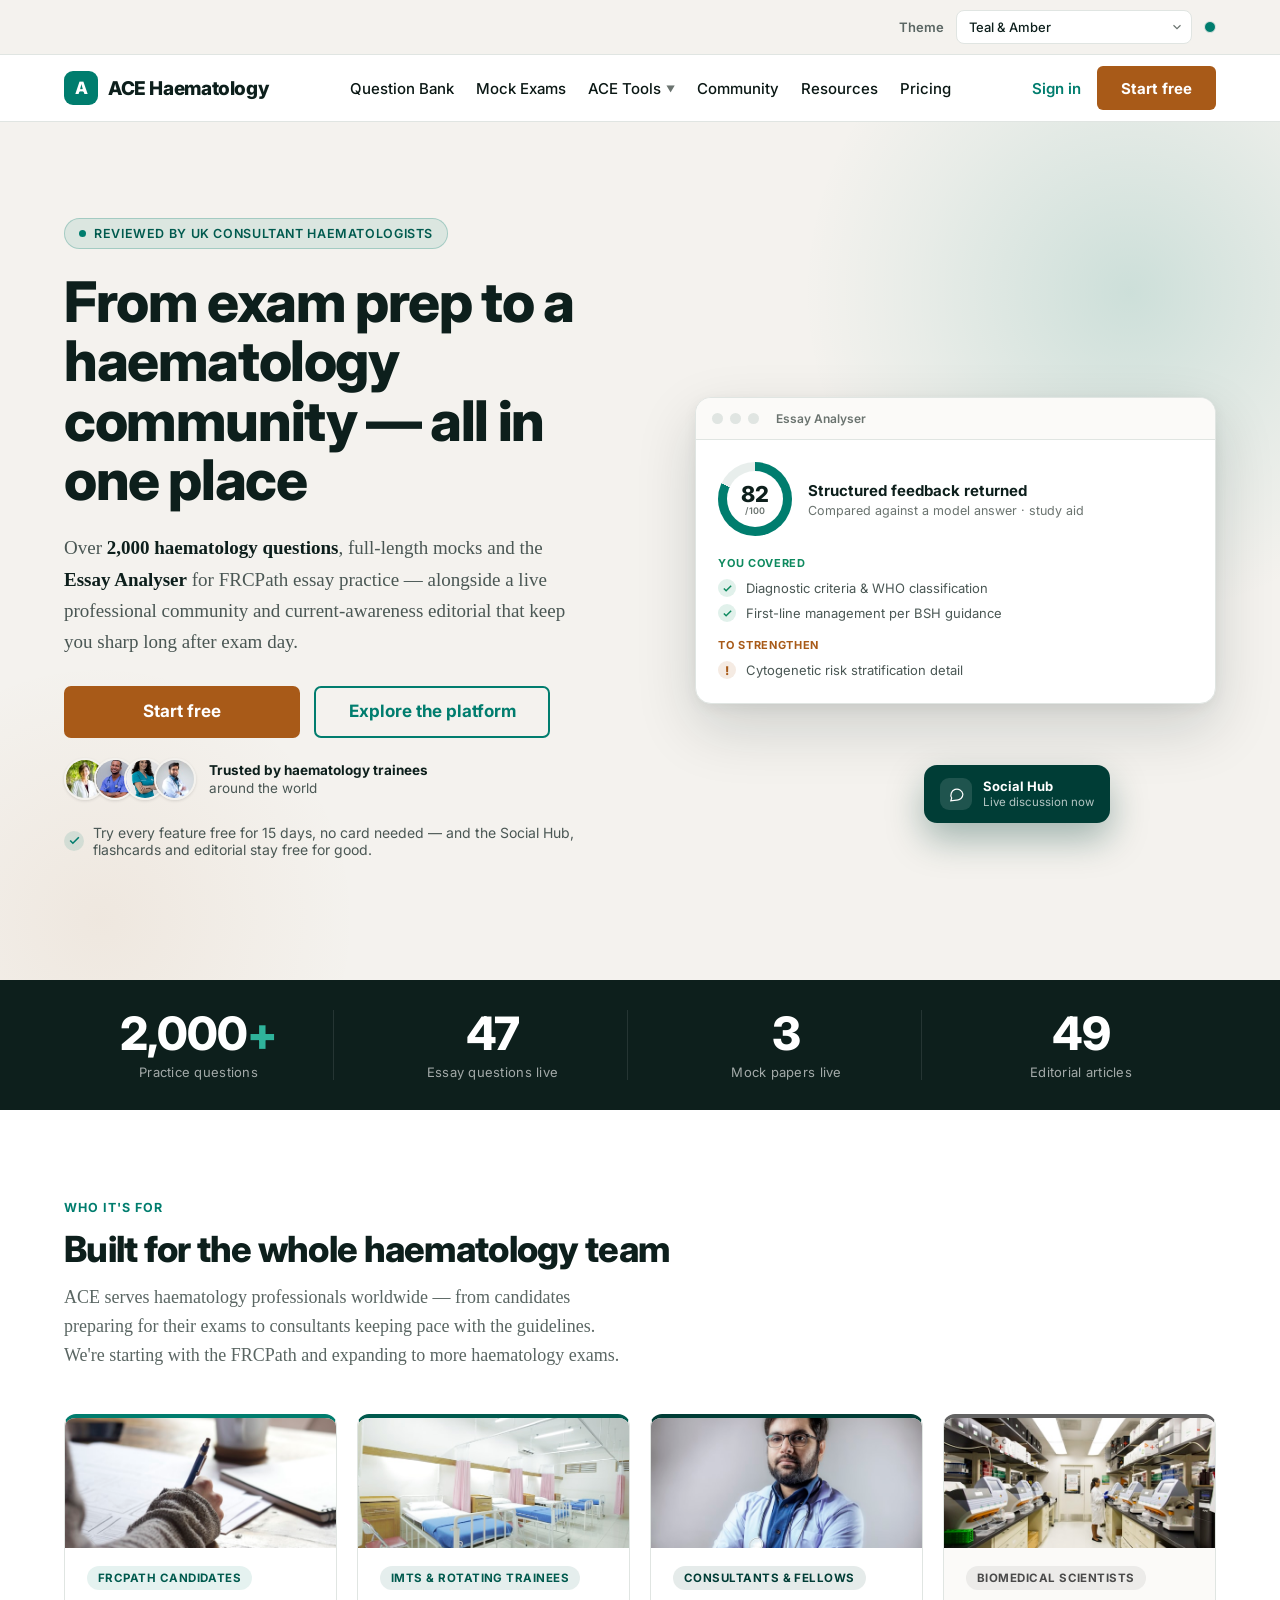
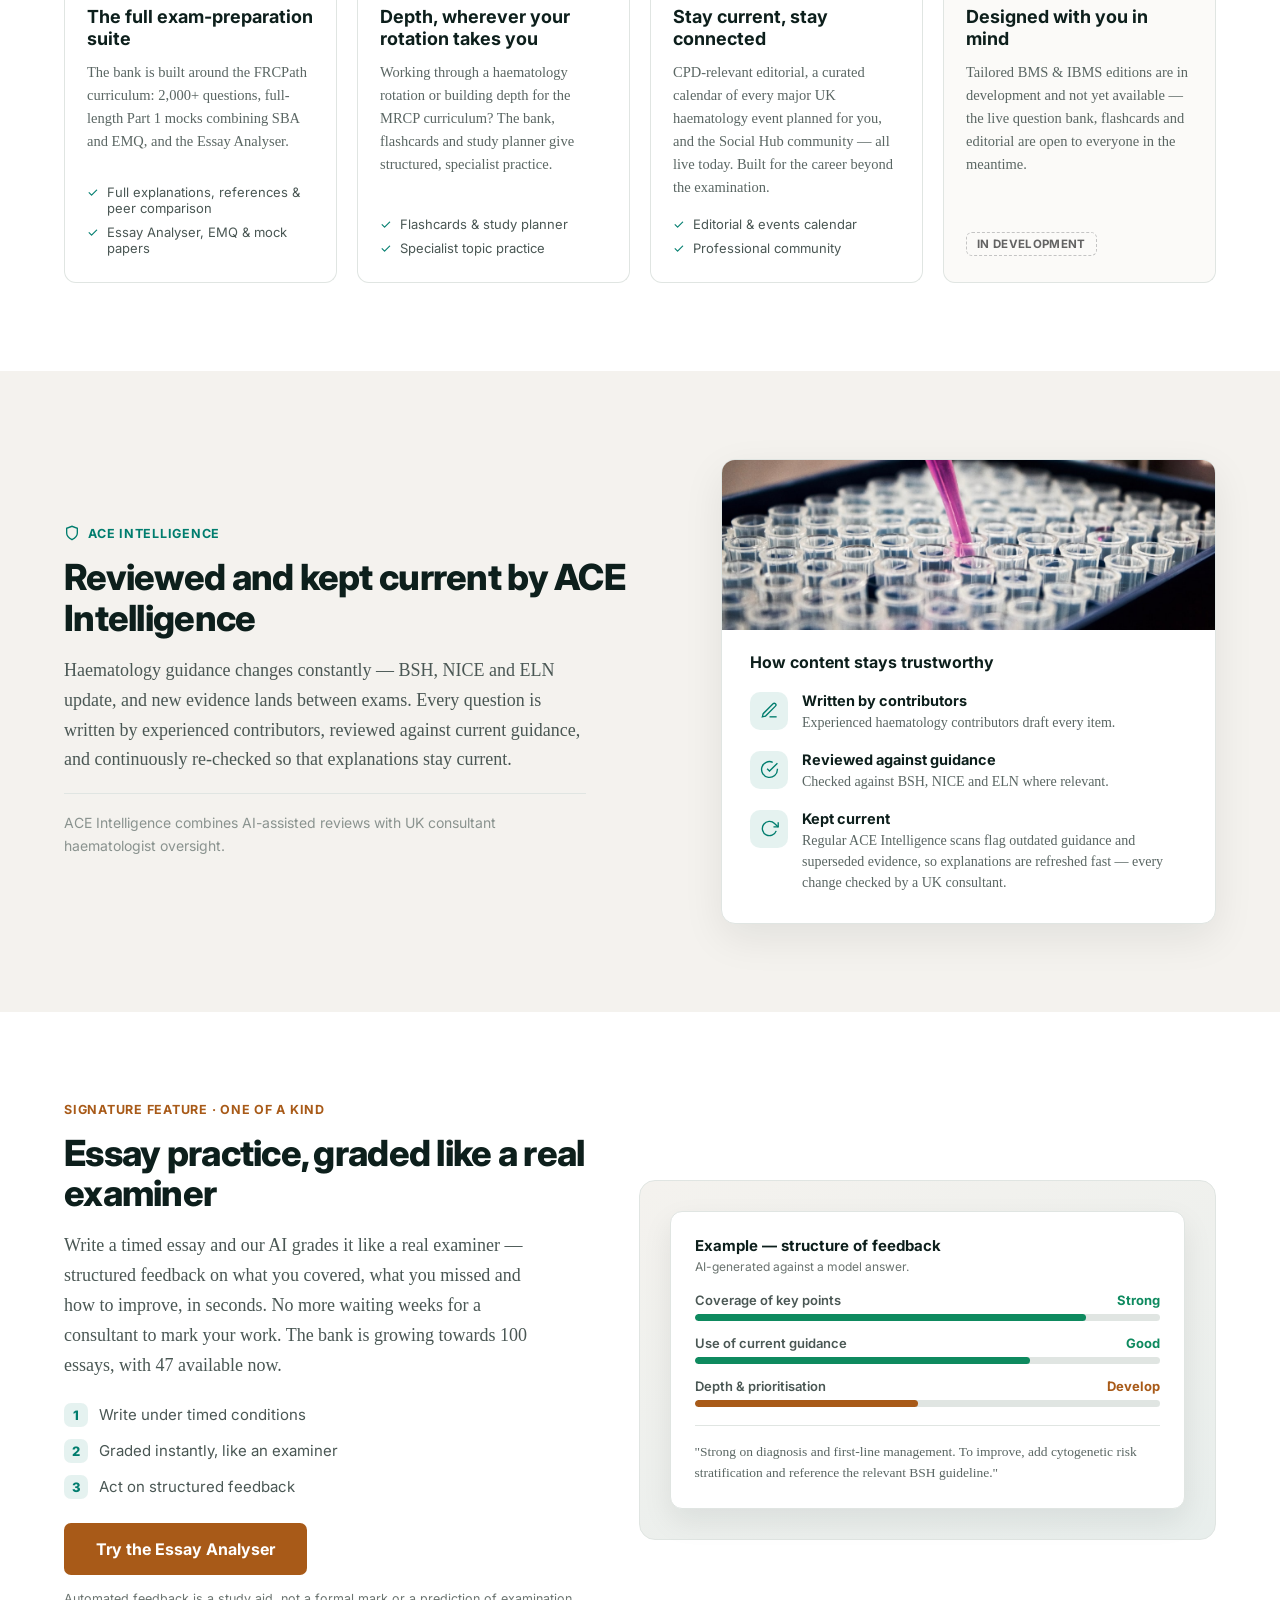
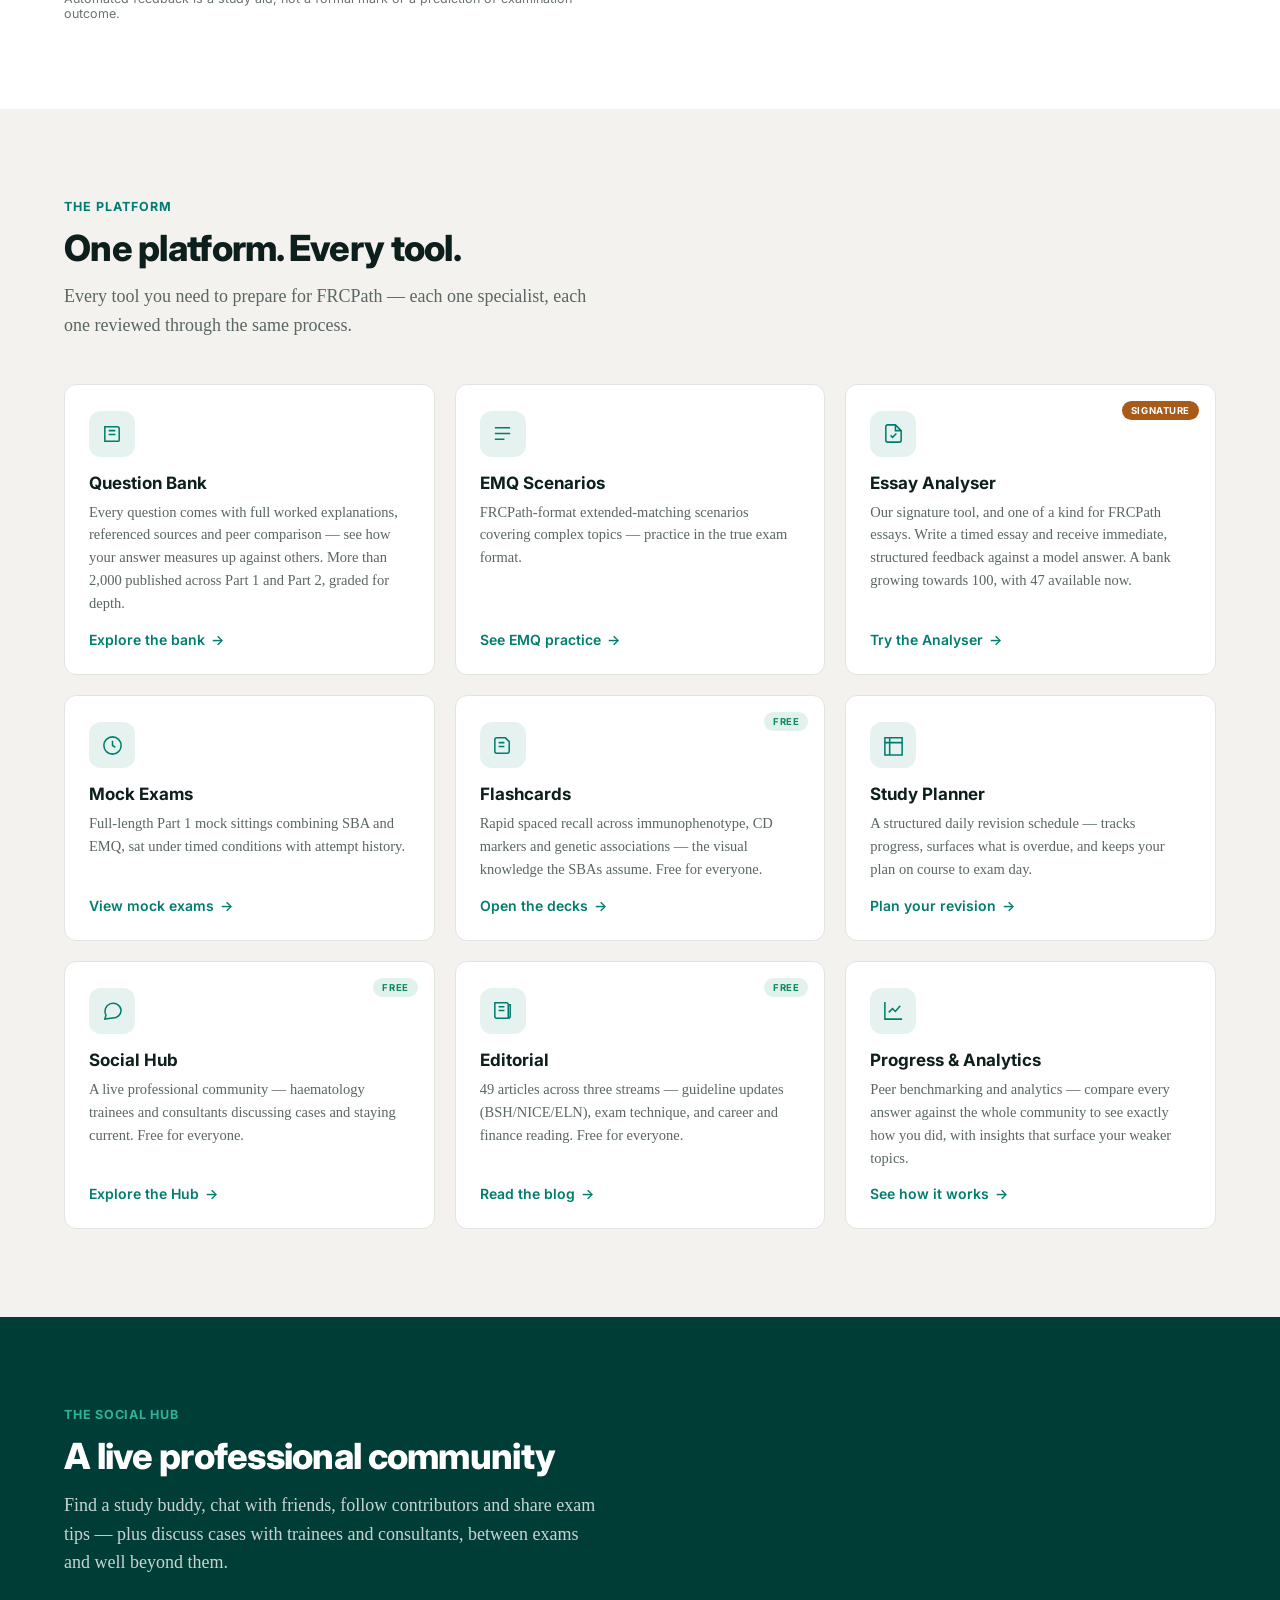
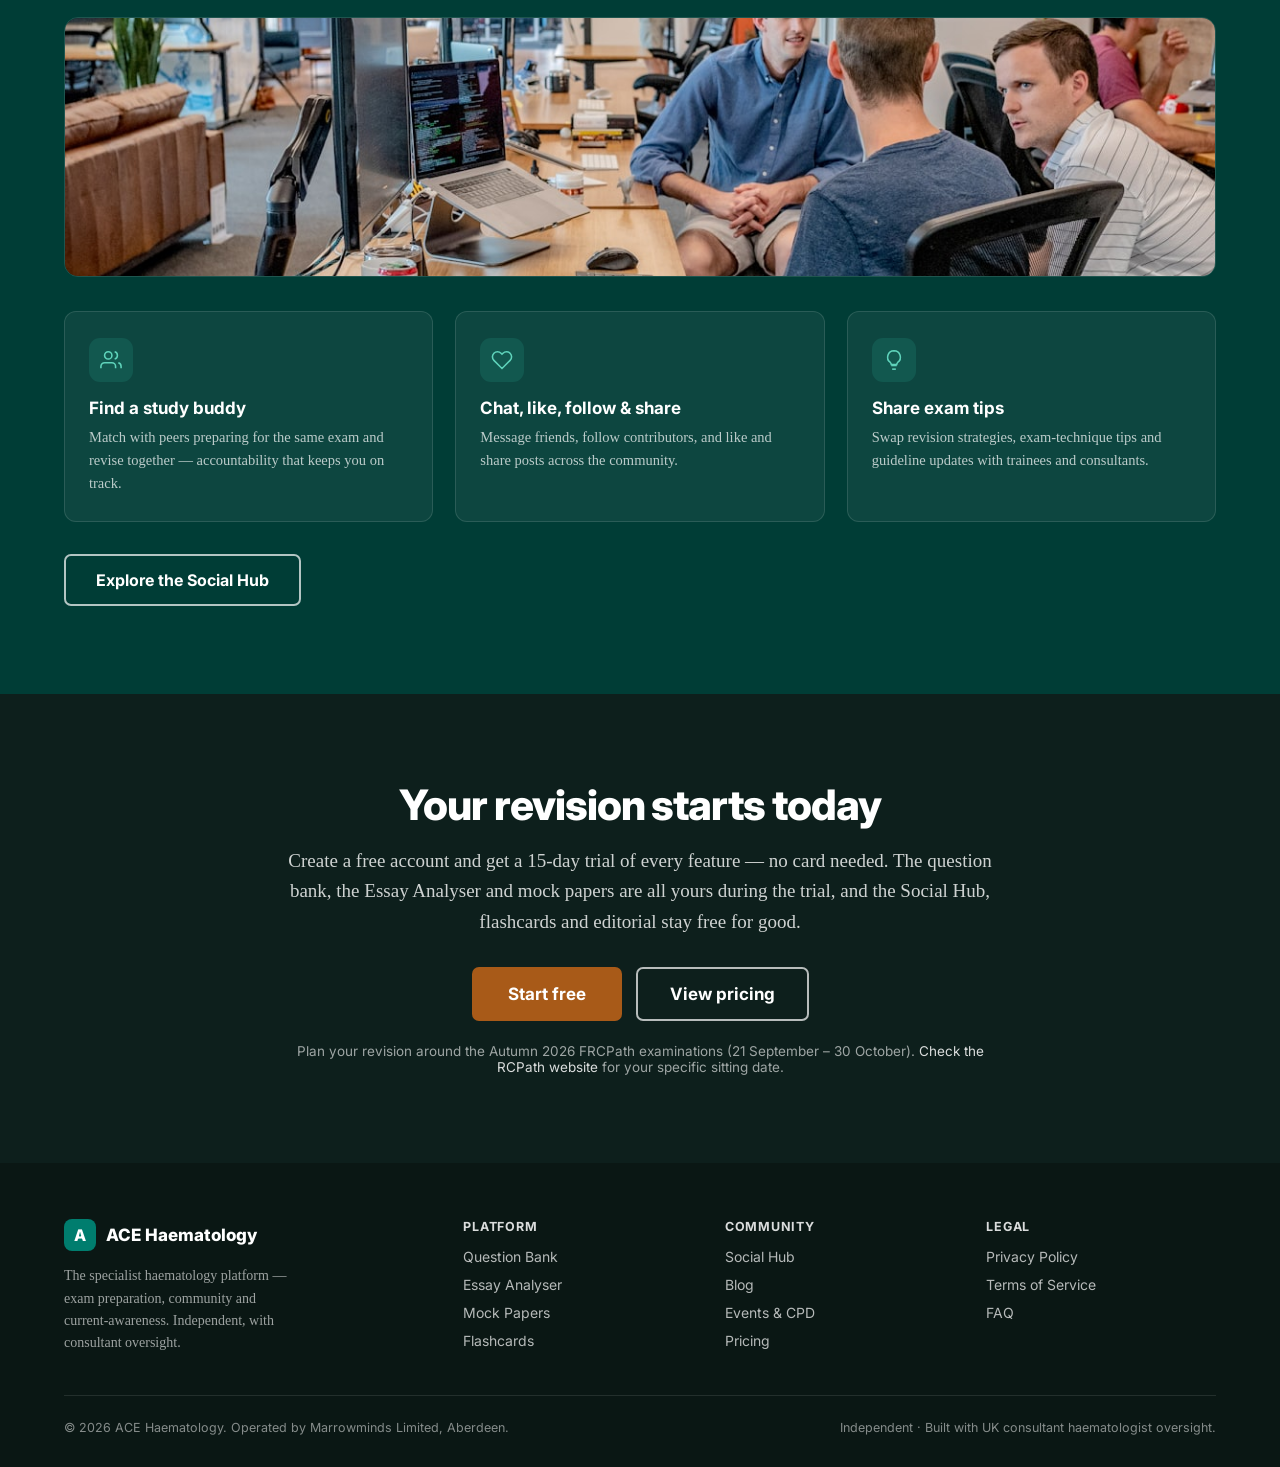
<file: homepage.html>
<!DOCTYPE html>
<html lang="en">
<head>
<meta charset="utf-8">
<meta name="viewport" content="width=device-width, initial-scale=1">
<title>ACE Haematology — Homepage Demo</title>
<link rel="preconnect" href="https://fonts.googleapis.com">
<link rel="preconnect" href="https://fonts.gstatic.com" crossorigin="">
<link href="https://fonts.googleapis.com/css2?family=Inter:wght@400;500;600;700;800&display=swap" rel="stylesheet">
<style>
  body { margin:0; font-family: Georgia, 'Times New Roman', serif; color:var(--color-text-heading); background:var(--color-surface); -webkit-font-smoothing:antialiased; }
  *, *::before, *::after { box-sizing:border-box; }
  @keyframes acefloat { 0%,100%{ transform:translateY(0);} 50%{ transform:translateY(-9px);} }
  @keyframes acebar { from{ width:0;} }
  a { text-decoration:none; }
  a:hover { color: var(--color-primary); }
</style>
<style>
  :root {
    color-scheme: light;
    --color-primary: #007D6E; --color-primary-hover: #005A4E; --color-primary-active: #003D36;
    --color-primary-light: #2FB39B; --color-primary-lighter: #5FD3BB;
    --color-primary-rgb: 0,125,110; --color-primary-hover-rgb: 0,90,78; --color-primary-active-rgb: 0,61,54;
    --color-primary-light-rgb: 47,179,155; --color-primary-lighter-rgb: 95,211,187;
    --color-accent: #A85A18; --color-accent-rgb: 168,90,24;
    --color-bg: #F4F2EE; --color-bg-rgb: 244,242,238; --color-bg-subtle: #FBFAF8;
    --color-surface: #FFFFFF; --color-surface-rgb: 255,255,255;
    --color-surface-border: #E0E5E2; --color-surface-border-rgb: 224,229,226; --color-surface-subtle: #E8EEEC;
    --color-text: #0D1F1C; --color-text-rgb: 13,31,28; --color-text-heading: #0A1714;
    --color-text-body: #4A5754; --color-text-muted: #5A6663; --color-text-faint: #6A736F; --color-text-lighter: #8A938F;
    --color-success: #0E8A5F; --color-success-rgb: 14,138,95;
    --color-neutral: #636363; --color-neutral-rgb: 99,99,99; --color-neutral-dark: #4A4A4A; --color-neutral-light: #C4C4C4;
  }
</style>
<script>
const THEMES = [{"id": "theme-1", "name": "Teal & Amber", "description": "Warm neutrals with teal primary and amber accent. The original clinical palette.", "colors": {"primary": "#007D6E", "primaryHover": "#005A4E", "primaryActive": "#003D36", "primaryLight": "#2FB39B", "primaryLighter": "#5FD3BB", "accent": "#A85A18", "accentHover": "#8F4C14", "accentActive": "#7A3F10", "bg": "#F4F2EE", "bgSubtle": "#FBFAF8", "surface": "#FFFFFF", "surfaceBorder": "#E0E5E2", "surfaceSubtle": "#E8EEEC", "text": "#0D1F1C", "textHeading": "#0A1714", "textBody": "#4A5754", "textMuted": "#5A6663", "textFaint": "#6A736F", "textLighter": "#8A938F", "successBg": "#E8F5F2", "successBorder": "#C7E7DF", "warningBg": "#FDF4EC", "warningBorder": "#F5E0C9", "errorBg": "#F7F0F4", "errorBorder": "#E8D5DF", "errorIcon": "#7A2E4A", "info": "#1F3A5F", "infoBg": "#F0F4F9", "infoBorder": "#D6E2F0"}}, {"id": "theme-2", "name": "Clinical Blue & Coral", "description": "Cool grey backgrounds with royal blue primary and coral accent for warnings.", "colors": {"primary": "#1B5E9C", "primaryHover": "#154A7A", "primaryActive": "#0E3A60", "primaryLight": "#4A8FB8", "primaryLighter": "#7AB5D8", "accent": "#D9534F", "accentHover": "#C94541", "accentActive": "#A83A37", "bg": "#EEF1F4", "bgSubtle": "#F7F8FB", "surface": "#FFFFFF", "surfaceBorder": "#D5D8E0", "surfaceSubtle": "#E2E5EC", "text": "#0E1F2E", "textHeading": "#0A1520", "textBody": "#3E5566", "textMuted": "#52677A", "textFaint": "#62768A", "textLighter": "#8A9AAB", "successBg": "#E8EFF4", "successBorder": "#C3D5E8", "warningBg": "#FCEEEA", "warningBorder": "#F0CFC8", "errorBg": "#F0EAF2", "errorBorder": "#D8D0E0", "errorIcon": "#8B2E3A", "info": "#2C5F8A", "infoBg": "#E8EFF7", "infoBorder": "#C3D5E8"}}, {"id": "theme-3", "name": "Plum & Sage", "description": "Soft lilac backgrounds with plum primary and sage green accent. Distinctive and calming.", "colors": {"primary": "#6B3A7A", "primaryHover": "#522C5E", "primaryActive": "#3D2047", "primaryLight": "#9D6BAA", "primaryLighter": "#B88FC5", "accent": "#5C8A4F", "accentHover": "#4A7A3D", "accentActive": "#3A6A2D", "bg": "#F3EFF4", "bgSubtle": "#F8F5FA", "surface": "#FFFFFF", "surfaceBorder": "#D8D0DC", "surfaceSubtle": "#E2DCE8", "text": "#1F1024", "textHeading": "#1A0E1E", "textBody": "#4A3D52", "textMuted": "#5A4D63", "textFaint": "#6A5C72", "textLighter": "#8A7B92", "successBg": "#E8DFF0", "successBorder": "#D0C0DC", "warningBg": "#F0EDE0", "warningBorder": "#DCE8C8", "errorBg": "#EDEAF2", "errorBorder": "#D8D0E0", "errorIcon": "#5C2237", "info": "#4A2D6B", "infoBg": "#EDE8F2", "infoBorder": "#D0C5E0"}}, {"id": "theme-4", "name": "Forest & Gold", "description": "Natural green primary with warm gold accent on a fresh sage background. Grounded and organic.", "colors": {"primary": "#2D6A4F", "primaryHover": "#1B5037", "primaryActive": "#0F3A24", "primaryLight": "#4A9A6A", "primaryLighter": "#6BB888", "accent": "#C9962A", "accentHover": "#B07602", "accentActive": "#966400", "bg": "#F2F5F1", "bgSubtle": "#F7FAF5", "surface": "#FFFFFF", "surfaceBorder": "#C8DCC8", "surfaceSubtle": "#DCE8DC", "text": "#0F1F15", "textHeading": "#0A1A10", "textBody": "#3A5A42", "textMuted": "#4A6A52", "textFaint": "#5A7A62", "textLighter": "#8AA898", "successBg": "#E0F0E0", "successBorder": "#C0D8C0", "warningBg": "#F5EDE0", "warningBorder": "#E8D8B8", "errorBg": "#EDEEE2", "errorBorder": "#D0D8C8", "errorIcon": "#5C3A22", "info": "#1A4A5F", "infoBg": "#E8F0EC", "infoBorder": "#C5D8CE"}}, {"id": "theme-5", "name": "Crimson & Slate", "description": "Bold crimson primary with cool slate accent on a soft warm grey background. Urgent and authoritative.", "colors": {"primary": "#B91C1C", "primaryHover": "#991B1B", "primaryActive": "#7F1D1D", "primaryLight": "#D94A4A", "primaryLighter": "#E87070", "accent": "#475569", "accentHover": "#334155", "accentActive": "#1E293B", "bg": "#F5F3F4", "bgSubtle": "#FAF8F9", "surface": "#FFFFFF", "surfaceBorder": "#D8D0D0", "surfaceSubtle": "#E2DCDC", "text": "#1F1212", "textHeading": "#1A0E0E", "textBody": "#4A3A3A", "textMuted": "#5A4A4A", "textFaint": "#6A5A5A", "textLighter": "#8A7A7A", "successBg": "#F0E0E0", "successBorder": "#D8C0C0", "warningBg": "#F0E8E8", "warningBorder": "#D8D0D8", "errorBg": "#EDE8E8", "errorBorder": "#D8C8C8", "errorIcon": "#5C2222", "info": "#3A2A4A", "infoBg": "#F0EBF2", "infoBorder": "#D8CDE0"}}, {"id": "theme-6", "name": "Midnight Indigo & Burnt Orange", "description": "Deep indigo primary with burnt orange accent on a cool lavender background. Authoritative and warm.", "colors": {"primary": "#312E81", "primaryHover": "#26245E", "primaryActive": "#1A1860", "primaryLight": "#5B5BAE", "primaryLighter": "#8080CC", "accent": "#C2410C", "accentHover": "#9A3408", "accentActive": "#7A2806", "bg": "#F0F0F8", "bgSubtle": "#F5F5FA", "surface": "#FFFFFF", "surfaceBorder": "#D5D5E5", "surfaceSubtle": "#DCE0EC", "text": "#12122E", "textHeading": "#0E0E22", "textBody": "#3E3E5E", "textMuted": "#4E4E6E", "textFaint": "#5E5E7E", "textLighter": "#8A8AAB", "successBg": "#E0E0F0", "successBorder": "#C0C0E0", "warningBg": "#F0E8E0", "warningBorder": "#D8C8B8", "errorBg": "#EDE8F0", "errorBorder": "#D0D0E0", "errorIcon": "#4A2E5E", "info": "#1E2A5F", "infoBg": "#E8E8F5", "infoBorder": "#C8C8E8"}}, {"id": "theme-7", "name": "Rose & Teal", "description": "Vibrant rose primary with deep teal accent on a soft pink background. Bold and compassionate.", "colors": {"primary": "#BE185D", "primaryHover": "#9D174B", "primaryActive": "#831843", "primaryLight": "#D94A8A", "primaryLighter": "#E870A8", "accent": "#0F766E", "accentHover": "#0A5A54", "accentActive": "#064A44", "bg": "#FBF1F5", "bgSubtle": "#FDF6F9", "surface": "#FFFFFF", "surfaceBorder": "#D8C8D2", "surfaceSubtle": "#ECDCE4", "text": "#1F0F16", "textHeading": "#1A0C12", "textBody": "#4A2D3A", "textMuted": "#5A3D4A", "textFaint": "#6A4A58", "textLighter": "#8A6A78", "successBg": "#F0DCE6", "successBorder": "#D8B8C8", "warningBg": "#F0E8E0", "warningBorder": "#C8E0D8", "errorBg": "#EDE0E8", "errorBorder": "#D8C0D0", "errorIcon": "#831843", "info": "#3A1A4A", "infoBg": "#F5E8F0", "infoBorder": "#E0C8D8"}}, {"id": "theme-8", "name": "Ocean & Gold", "description": "Cyan ocean primary with warm gold accent on a cool icy background. Fresh and authoritative.", "colors": {"primary": "#0E7490", "primaryHover": "#0E5A78", "primaryActive": "#0A4A62", "primaryLight": "#22D3EE", "primaryLighter": "#67E8F9", "accent": "#CA8A04", "accentHover": "#B07602", "accentActive": "#966400", "bg": "#EFF7FA", "bgSubtle": "#F2F9FB", "surface": "#FFFFFF", "surfaceBorder": "#C8DDE6", "surfaceSubtle": "#DCEAF0", "text": "#0A1F2E", "textHeading": "#06141E", "textBody": "#3A5A6A", "textMuted": "#4A6A7A", "textFaint": "#5A7A8A", "textLighter": "#8AAAB8", "successBg": "#D0EBF5", "successBorder": "#A8D0E6", "warningBg": "#F5EDE0", "warningBorder": "#E8D8B8", "errorBg": "#F0EAF2", "errorBorder": "#D8D0E0", "errorIcon": "#5A2E6A", "info": "#1A3A5A", "infoBg": "#E8F2F8", "infoBorder": "#C0D8E8"}}, {"id": "theme-9", "name": "Slate & Emerald", "description": "Dark slate primary with vibrant emerald accent on a cool grey background. Professional and modern.", "colors": {"primary": "#334155", "primaryHover": "#1E293B", "primaryActive": "#0F172A", "primaryLight": "#10B981", "primaryLighter": "#34D399", "accent": "#059669", "accentHover": "#047857", "accentActive": "#03624A", "bg": "#F4F5F8", "bgSubtle": "#F7F8FB", "surface": "#FFFFFF", "surfaceBorder": "#D5D8E0", "surfaceSubtle": "#E2E5EC", "text": "#1A1F2E", "textHeading": "#10141E", "textBody": "#3A4A5A", "textMuted": "#4A5A6A", "textFaint": "#5A6A7A", "textLighter": "#8A9AAB", "successBg": "#E2E5EC", "successBorder": "#C0C5D2", "warningBg": "#E8F0EC", "warningBorder": "#D0E0D8", "errorBg": "#EDEEF2", "errorBorder": "#D8D0E0", "errorIcon": "#5A2E4A", "info": "#2A3A5A", "infoBg": "#EDEEF2", "infoBorder": "#D0D4DE"}}];

function hexToRgb(hex) {
  const m = /^#?([a-f\d]{2})([a-f\d]{2})([a-f\d]{2})$/i.exec(hex);
  if (!m) return '0,0,0';
  return parseInt(m[1], 16) + ',' + parseInt(m[2], 16) + ',' + parseInt(m[3], 16);
}

function applyTheme(theme) {
  const c = theme.colors;
  const root = document.documentElement;
  const set = (name, val) => root.style.setProperty(name, val);
  set('--color-primary', c.primary);
  set('--color-primary-hover', c.primaryHover);
  set('--color-primary-active', c.primaryActive);
  set('--color-primary-light', c.primaryLight);
  set('--color-primary-lighter', c.primaryLighter);
  set('--color-primary-rgb', hexToRgb(c.primary));
  set('--color-primary-hover-rgb', hexToRgb(c.primaryHover));
  set('--color-primary-active-rgb', hexToRgb(c.primaryActive));
  set('--color-primary-light-rgb', hexToRgb(c.primaryLight));
  set('--color-primary-lighter-rgb', hexToRgb(c.primaryLighter));
  set('--color-accent', c.accent);
  set('--color-accent-rgb', hexToRgb(c.accent));
  set('--color-bg', c.bg);
  set('--color-bg-rgb', hexToRgb(c.bg));
  set('--color-bg-subtle', c.bgSubtle);
  set('--color-surface', c.surface);
  set('--color-surface-rgb', hexToRgb(c.surface));
  set('--color-surface-border', c.surfaceBorder);
  set('--color-surface-border-rgb', hexToRgb(c.surfaceBorder));
  set('--color-surface-subtle', c.surfaceSubtle);
  set('--color-text', c.text);
  set('--color-text-rgb', hexToRgb(c.text));
  set('--color-text-heading', c.textHeading);
  set('--color-text-body', c.textBody);
  set('--color-text-muted', c.textMuted);
  set('--color-text-faint', c.textFaint);
  set('--color-text-lighter', c.textLighter);
  // Homepage-specific fixed accent colors
  set('--color-success', '#0E8A5F');
  set('--color-success-rgb', '14,138,95');
  set('--color-neutral', '#636363');
  set('--color-neutral-rgb', '99,99,99');
  set('--color-neutral-dark', '#4A4A4A');
  set('--color-neutral-light', '#C4C4C4');
  root.setAttribute('data-theme', theme.id);
}

function loadTheme() {
  const params = new URLSearchParams(location.search);
  const id = params.get('theme') || localStorage.getItem("ace-theme") || 'theme-1';
  const theme = THEMES.find(t => t.id === id) || THEMES[0];
  applyTheme(theme);
}

function setTheme(id) {
  const theme = THEMES.find(t => t.id === id);
  if (!theme) return;
  applyTheme(theme);
  localStorage.setItem("ace-theme", id);
  const select = document.getElementById('theme-select');
  if (select) select.value = id;
  const dot = document.getElementById('theme-dot');
  if (dot) dot.style.background = theme.colors.primary;
  const url = new URL(location.href);
  url.searchParams.set('theme', id);
  history.replaceState(null, '', url);
}

function populateThemeSelector() {
  const select = document.getElementById('theme-select');
  if (!select) return;
  select.innerHTML = THEMES.map(t => `<option value="${t.id}">${t.name}</option>`).join('');
  const params = new URLSearchParams(location.search);
  const id = params.get('theme') || localStorage.getItem("ace-theme") || 'theme-1';
  select.value = THEMES.some(t => t.id === id) ? id : 'theme-1';
  select.addEventListener('change', () => setTheme(select.value));
  const dot = document.getElementById('theme-dot');
  const current = THEMES.find(t => t.id === select.value);
  if (dot && current) dot.style.background = current.colors.primary;
}

loadTheme();
if (document.readyState === 'loading') {
  document.addEventListener('DOMContentLoaded', populateThemeSelector);
} else {
  populateThemeSelector();
}
</script>
</head>
<body>

<!-- Theme selector bar -->
<div style="position:relative;z-index:300;background:var(--color-bg);border-bottom:1px solid var(--color-surface-border);">
  <div style="max-width:1200px;margin:0 auto;padding:10px 24px;display:flex;align-items:center;justify-content:flex-end;gap:12px;">
    <span style="font-family:Inter,sans-serif;font-size:13px;font-weight:600;color:var(--color-text-muted);">Theme</span>
    <div style="position:relative;">
      <select id="theme-select" style="appearance:none;min-width:180px;border-radius:8px;border:1px solid var(--color-surface-border);background:var(--color-surface);color:var(--color-text);font-family:Inter,sans-serif;font-size:13px;font-weight:500;padding:8px 28px 8px 12px;cursor:pointer;"></select>
      <svg style="position:absolute;right:8px;top:50%;transform:translateY(-50%);width:14px;height:14px;pointer-events:none;color:var(--color-text-faint);" width="14" height="14" viewBox="0 0 24 24" fill="none" stroke="currentColor" stroke-width="2" aria-hidden="true"><title>Theme dropdown</title><path d="M6 9l6 6 6-6"/></svg>
    </div>
    <div id="theme-dot" style="width:12px;height:12px;border-radius:50%;border:1px solid var(--color-surface-border);background:var(--color-primary);"></div>
  </div>
</div>

<div style="font-family:Georgia,serif;color:var(--color-text-heading);background:var(--color-surface);overflow-x:hidden;">

  <!-- ================= NAV ================= -->
  <header style="position:sticky;top:0;z-index:200;background:rgba(var(--color-surface-rgb),0.92);backdrop-filter:saturate(1.4) blur(10px);border-bottom:1px solid var(--color-surface-border);">
    <div style="max-width:1200px;margin:0 auto;padding:0 24px;display:flex;align-items:center;justify-content:space-between;min-height:66px;gap:16px;">
      <a href="#top" style="display:flex;align-items:center;gap:10px;text-decoration:none;">
        <span style="display:inline-flex;align-items:center;justify-content:center;width:34px;height:34px;border-radius:9px;background:var(--color-primary);color:var(--color-surface);font-family:Inter,sans-serif;font-weight:800;font-size:17px;letter-spacing:-0.02em;">A</span>
        <span style="font-family:Inter,sans-serif;font-weight:800;font-size:19px;color:var(--color-text);letter-spacing:-0.02em;">ACE Haematology</span>
      </a>
      <nav aria-label="Primary" style="display:flex;align-items:center;gap:22px;">
        <a href="https://www.acehaematology.com/question-bank" style="font-family:Inter,sans-serif;font-weight:500;font-size:15px;color:var(--color-text-heading);text-decoration:none;">Question Bank</a>
        <a href="https://www.acehaematology.com/mock-exams" style="font-family:Inter,sans-serif;font-weight:500;font-size:15px;color:var(--color-text-heading);text-decoration:none;">Mock Exams</a>
        <div style="position:relative;display:flex;align-items:center;"><a href="#" class="tools-toggle" style="display:inline-flex;align-items:center;gap:5px;font-family:Inter,sans-serif;font-weight:500;font-size:15px;color:var(--color-text-heading);text-decoration:none;">ACE Tools <span style="font-size:9px;color:var(--color-text-faint);">▼</span></a>
          <div style="position:absolute;top:100%;left:-12px;display:none;min-width:210px;background:var(--color-surface);border:1px solid var(--color-surface-border);border-radius:10px;box-shadow:0 14px 34px rgba(var(--color-text-rgb),0.14);padding:8px;z-index:300;">
            <a href="https://www.acehaematology.com/ace-tools/essay-analyser" style="display:block;padding:9px 12px;border-radius:7px;font-family:Inter,sans-serif;font-weight:500;font-size:14px;color:var(--color-text-heading);text-decoration:none;">Essay Analyser</a>
            <a href="https://www.acehaematology.com/ace-tools/flash-cards" style="display:block;padding:9px 12px;border-radius:7px;font-family:Inter,sans-serif;font-weight:500;font-size:14px;color:var(--color-text-heading);text-decoration:none;">Flashcards</a>
            <a href="https://www.acehaematology.com/ace-tools/study-planner" style="display:block;padding:9px 12px;border-radius:7px;font-family:Inter,sans-serif;font-weight:500;font-size:14px;color:var(--color-text-heading);text-decoration:none;">Study Planner</a>
          </div>
        </div>
        <a href="https://www.acehaematology.com/discussion-forum" style="font-family:Inter,sans-serif;font-weight:500;font-size:15px;color:var(--color-text-heading);text-decoration:none;">Community</a>
        <a href="https://www.acehaematology.com/resources" style="font-family:Inter,sans-serif;font-weight:500;font-size:15px;color:var(--color-text-heading);text-decoration:none;">Resources</a>
        <a href="https://www.acehaematology.com/pricing" style="font-family:Inter,sans-serif;font-weight:500;font-size:15px;color:var(--color-text-heading);text-decoration:none;">Pricing</a>
      </nav>
      <div style="display:flex;align-items:center;gap:16px;">
        <a href="https://www.acehaematology.com/login" style="font-family:Inter,sans-serif;font-weight:600;font-size:15px;color:var(--color-primary);text-decoration:none;">Sign in</a>
        <a href="https://www.acehaematology.com/register" style="display:inline-flex;align-items:center;min-height:44px;padding:10px 22px;border-radius:6px;font-family:Inter,sans-serif;font-weight:700;font-size:15px;text-decoration:none;border:2px solid transparent;background:var(--color-accent);color:var(--color-surface);transition:background .18s,box-shadow .18s;">Start free</a>
      </div>
    </div>
  </header>

  <span id="top"></span>

  <!-- ================= HERO ================= -->
  <section aria-labelledby="hero-h1" style="position:relative;overflow:hidden;background:var(--color-bg);padding:96px 0;">
    <div aria-hidden="true" style="position:absolute;top:-160px;right:-180px;width:660px;height:660px;border-radius:50%;background:radial-gradient(circle at 50% 50%, rgba(var(--color-primary-rgb),0.16) 0%, rgba(var(--color-primary-rgb),0.05) 45%, rgba(var(--color-primary-rgb),0) 70%);pointer-events:none;"></div>
    <div aria-hidden="true" style="position:absolute;bottom:-200px;left:-160px;width:520px;height:520px;border-radius:50%;background:radial-gradient(circle at 50% 50%, rgba(var(--color-accent-rgb),0.07) 0%, rgba(var(--color-accent-rgb),0) 70%);pointer-events:none;"></div>
    <div style="position:relative;z-index:1;max-width:1200px;margin:0 auto;padding:0 24px;display:grid;grid-template-columns:1.05fr 0.95fr;gap:56px;align-items:center;">
      <div style="max-width:640px;">
        <span style="display:inline-flex;align-items:center;gap:8px;font-family:Inter,sans-serif;font-size:12.5px;font-weight:600;letter-spacing:0.05em;text-transform:uppercase;padding:7px 14px;border-radius:100px;background:rgba(var(--color-primary-rgb),0.10);border:1px solid rgba(var(--color-primary-rgb),0.25);color:var(--color-primary-hover);margin-bottom:24px;">
          <span style="width:7px;height:7px;border-radius:50%;background:var(--color-primary);"></span>
          Reviewed by UK consultant haematologists
        </span>
        <h1 id="hero-h1" style="font-family:Inter,sans-serif;font-weight:800;font-size:clamp(34px,5vw,56px);line-height:1.06;letter-spacing:-0.025em;margin:0 0 22px;color:var(--color-text);">From exam prep to a haematology community — all in one place</h1>
        <p style="font-family:Georgia,serif;font-size:19px;line-height:1.65;color:var(--color-text-body);margin:0 0 28px;max-width:54ch;">Over <strong style="color:var(--color-text);">2,000 haematology questions</strong>, full-length mocks and the <strong style="color:var(--color-text);">Essay Analyser</strong> for FRCPath essay practice — alongside a live professional community and current-awareness editorial that keep you sharp long after exam day.</p>
        <div style="display:flex;flex-wrap:wrap;gap:14px;margin-bottom:20px;">
          <a href="https://www.acehaematology.com/register" style="display:inline-flex;align-items:center;justify-content:center;gap:8px;min-height:52px;min-width:236px;padding:15px 28px;border-radius:7px;font-family:Inter,sans-serif;font-weight:700;font-size:17px;line-height:1;text-decoration:none;border:2px solid transparent;background:var(--color-accent);color:var(--color-surface);transition:background .18s,box-shadow .18s,transform .12s;">Start free</a>
          <a href="#platform" style="display:inline-flex;align-items:center;justify-content:center;gap:8px;min-height:52px;min-width:236px;padding:15px 28px;border-radius:7px;font-family:Inter,sans-serif;font-weight:700;font-size:17px;line-height:1;text-decoration:none;background:transparent;color:var(--color-primary);border:2px solid var(--color-primary);transition:background .18s,color .18s;">Explore the platform</a>
        </div>
        <div style="display:flex;align-items:center;gap:13px;margin-bottom:24px;">
          <div style="display:flex;align-items:center;">
            <img src="homepage-assets/d82e10e7-79a7-459a-990f-ae96be7b7fc5.jpg" alt="" style="width:42px;height:42px;border-radius:50%;object-fit:cover;border:2.5px solid var(--color-bg);box-shadow:0 1px 3px rgba(0,0,0,0.12);">
            <img src="homepage-assets/1e5f90c8-4f53-4f62-b942-c08bc9eca0d5.jpg" alt="" style="width:42px;height:42px;border-radius:50%;object-fit:cover;border:2.5px solid var(--color-bg);box-shadow:0 1px 3px rgba(0,0,0,0.12);margin-left:-12px;">
            <img src="homepage-assets/93a49a92-612e-4485-a453-4daaf33d5441.jpg" alt="" style="width:42px;height:42px;border-radius:50%;object-fit:cover;border:2.5px solid var(--color-bg);box-shadow:0 1px 3px rgba(0,0,0,0.12);margin-left:-12px;">
            <img src="homepage-assets/794f8fc8-2894-4380-88b1-e1b7bdaf5c64.jpg" alt="" style="width:42px;height:42px;border-radius:50%;object-fit:cover;border:2.5px solid var(--color-bg);box-shadow:0 1px 3px rgba(0,0,0,0.12);margin-left:-12px;">
          </div>
          <span style="font-family:Inter,sans-serif;font-size:13.5px;line-height:1.35;color:var(--color-text-body);"><strong style="color:var(--color-text);font-weight:700;">Trusted by haematology trainees</strong><br>around the world</span>
        </div>
        <p style="display:flex;align-items:center;gap:9px;font-family:Inter,sans-serif;font-size:14px;color:var(--color-text-body);margin:0 0 26px;">
          <span style="display:inline-flex;align-items:center;justify-content:center;width:20px;height:20px;border-radius:50%;background:rgba(var(--color-primary-rgb),0.12);color:var(--color-primary);flex:none;"><svg viewBox="0 0 24 24" width="13" height="13" fill="none" stroke="currentColor" stroke-width="3"><polyline points="20 6 9 17 4 12"></polyline></svg></span>
          Try every feature free for 15 days, no card needed — and the Social Hub, flashcards and editorial stay free for good.
        </p>
      </div>

      <!-- Hero product visual: Essay Analyser feedback panel -->
      <div style="position:relative;">
        <div style="position:relative;z-index:2;background:var(--color-surface);border:1px solid var(--color-surface-border);border-radius:16px;box-shadow:0 24px 60px rgba(var(--color-text-rgb),0.16),0 4px 14px rgba(var(--color-text-rgb),0.06);overflow:hidden;">
          <div style="display:flex;align-items:center;gap:7px;padding:13px 16px;border-bottom:1px solid var(--color-surface-border);background:var(--color-bg-subtle);">
            <span style="width:11px;height:11px;border-radius:50%;background:var(--color-surface-border);"></span>
            <span style="width:11px;height:11px;border-radius:50%;background:var(--color-surface-border);"></span>
            <span style="width:11px;height:11px;border-radius:50%;background:var(--color-surface-border);"></span>
            <span style="margin-left:10px;font-family:Inter,sans-serif;font-size:12px;font-weight:600;color:var(--color-text-faint);">Essay Analyser</span>
          </div>
          <div style="padding:22px 22px 24px;">
            <div style="display:flex;align-items:center;gap:16px;margin-bottom:20px;">
              <div style="position:relative;width:74px;height:74px;border-radius:50%;flex:none;background:conic-gradient(var(--color-primary) 0 82%, var(--color-surface-subtle) 82% 100%);display:flex;align-items:center;justify-content:center;">
                <div style="width:56px;height:56px;border-radius:50%;background:var(--color-surface);display:flex;flex-direction:column;align-items:center;justify-content:center;">
                  <span style="font-family:Inter,sans-serif;font-weight:800;font-size:22px;color:var(--color-text);line-height:1;">82</span>
                  <span style="font-family:Inter,sans-serif;font-size:9px;font-weight:600;color:var(--color-text-faint);letter-spacing:0.04em;">/100</span>
                </div>
              </div>
              <div>
                <p style="font-family:Inter,sans-serif;font-weight:700;font-size:15px;color:var(--color-text);margin:0 0 3px;">Structured feedback returned</p>
                <p style="font-family:Inter,sans-serif;font-size:12.5px;color:var(--color-text-faint);margin:0;">Compared against a model answer · study aid</p>
              </div>
            </div>
            <p style="font-family:Inter,sans-serif;font-weight:700;font-size:11px;letter-spacing:0.06em;text-transform:uppercase;color:var(--color-success);margin:0 0 9px;">You covered</p>
            <div style="display:flex;flex-direction:column;gap:7px;margin-bottom:16px;">
              <div style="display:flex;align-items:center;gap:10px;"><span style="display:inline-flex;align-items:center;justify-content:center;width:18px;height:18px;border-radius:50%;background:rgba(var(--color-success-rgb),0.12);color:var(--color-success);flex:none;"><svg viewBox="0 0 24 24" width="11" height="11" fill="none" stroke="currentColor" stroke-width="3.2"><polyline points="20 6 9 17 4 12"></polyline></svg></span><span style="font-family:Inter,sans-serif;font-size:13px;color:var(--color-text-body);">Diagnostic criteria &amp; WHO classification</span></div>
              <div style="display:flex;align-items:center;gap:10px;"><span style="display:inline-flex;align-items:center;justify-content:center;width:18px;height:18px;border-radius:50%;background:rgba(var(--color-success-rgb),0.12);color:var(--color-success);flex:none;"><svg viewBox="0 0 24 24" width="11" height="11" fill="none" stroke="currentColor" stroke-width="3.2"><polyline points="20 6 9 17 4 12"></polyline></svg></span><span style="font-family:Inter,sans-serif;font-size:13px;color:var(--color-text-body);">First-line management per BSH guidance</span></div>
            </div>
            <p style="font-family:Inter,sans-serif;font-weight:700;font-size:11px;letter-spacing:0.06em;text-transform:uppercase;color:var(--color-accent);margin:0 0 9px;">To strengthen</p>
            <div style="display:flex;flex-direction:column;gap:7px;">
              <div style="display:flex;align-items:center;gap:10px;"><span style="display:inline-flex;align-items:center;justify-content:center;width:18px;height:18px;border-radius:50%;background:rgba(var(--color-accent-rgb),0.12);color:var(--color-accent);flex:none;font-family:Inter,sans-serif;font-weight:800;font-size:12px;">!</span><span style="font-family:Inter,sans-serif;font-size:13px;color:var(--color-text-body);">Cytogenetic risk stratification detail</span></div>
            </div>
          </div>
        </div>
        <!-- floating community chip -->
        
      </div>
    <div style="position: absolute; z-index: 3; background: var(--color-primary-active); color: var(--color-surface); border-radius: 13px; padding: 13px 16px; box-shadow: 0 16px 36px rgba(var(--color-primary-active-rgb),0.34); display: flex; align-items: center; gap: 11px; animation: acefloat 6s ease-in-out infinite; left: 884px; top: 547px">
          <span style="display:inline-flex;align-items:center;justify-content:center;width:32px;height:32px;border-radius:9px;background:rgba(var(--color-surface-rgb),0.12);flex:none;"><svg viewBox="0 0 24 24" width="17" height="17" fill="none" stroke="currentColor" stroke-width="1.7"><path d="M21 11.5a8.38 8.38 0 0 1-9 8.32L4 21l1.18-4A8.5 8.5 0 1 1 21 11.5z"></path></svg></span>
          <div>
            <p style="font-family:Inter,sans-serif;font-weight:700;font-size:13px;margin:0;line-height:1.2;">Social Hub</p>
            <p style="font-family:Inter,sans-serif;font-size:11.5px;margin:0;color:rgba(var(--color-surface-rgb),0.7);">Live discussion now</p>
          </div>
        </div></div>
  </section>

  <!-- ================= STAT BAR ================= -->
  <section aria-label="Platform at a glance" style="background:var(--color-text);">
    <div style="max-width:1200px;margin:0 auto;padding:30px 24px;display:grid;grid-template-columns:repeat(4,1fr);gap:24px;">
      <div style="text-align:center;border-right:1px solid rgba(var(--color-surface-rgb),0.10);">
        <div style="font-family:Inter,sans-serif;font-weight:800;font-size:clamp(32px,5vw,46px);color:var(--color-surface);line-height:1;letter-spacing:-0.02em;">2,000<span style="color:var(--color-primary-light);">+</span></div>
        <div style="font-family:Inter,sans-serif;font-size:13px;color:rgba(var(--color-surface-rgb),0.62);margin-top:8px;letter-spacing:0.02em;">Practice questions</div>
      </div>
      <div style="text-align:center;border-right:1px solid rgba(var(--color-surface-rgb),0.10);">
        <div style="font-family:Inter,sans-serif;font-weight:800;font-size:clamp(32px,5vw,46px);color:var(--color-surface);line-height:1;letter-spacing:-0.02em;">47</div>
        <div style="font-family:Inter,sans-serif;font-size:13px;color:rgba(var(--color-surface-rgb),0.62);margin-top:8px;letter-spacing:0.02em;">Essay questions live</div>
      </div>
      <div style="text-align:center;border-right:1px solid rgba(var(--color-surface-rgb),0.10);">
        <div style="font-family:Inter,sans-serif;font-weight:800;font-size:clamp(32px,5vw,46px);color:var(--color-surface);line-height:1;letter-spacing:-0.02em;">3</div>
        <div style="font-family:Inter,sans-serif;font-size:13px;color:rgba(var(--color-surface-rgb),0.62);margin-top:8px;letter-spacing:0.02em;">Mock papers live</div>
      </div>
      <div style="text-align:center;">
        <div style="font-family:Inter,sans-serif;font-weight:800;font-size:clamp(32px,5vw,46px);color:var(--color-surface);line-height:1;letter-spacing:-0.02em;">49</div>
        <div style="font-family:Inter,sans-serif;font-size:13px;color:rgba(var(--color-surface-rgb),0.62);margin-top:8px;letter-spacing:0.02em;">Editorial articles</div>
      </div>
    </div>
  </section>

  <!-- ================= AUDIENCE ================= -->
  <section id="audience" aria-labelledby="audience-h2" style="padding:88px 0;background:var(--color-surface);">
    <div style="max-width:1200px;margin:0 auto;padding:0 24px;">
      <div style="max-width:760px;margin-bottom:44px;">
        <span style="display:inline-block;font-family:Inter,sans-serif;font-size:12.5px;font-weight:700;letter-spacing:0.08em;text-transform:uppercase;color:var(--color-primary);margin-bottom:14px;">Who it's for</span>
        <h2 style="font-family:Inter,sans-serif;font-weight:800;font-size:clamp(26px,3.5vw,36px);line-height:1.12;letter-spacing:-0.02em;color:var(--color-text);margin:0 0 14px;">Built for the whole haematology team</h2>
        <p style="font-family:Georgia,serif;font-size:18px;line-height:1.6;color:var(--color-text-muted);margin:0;max-width:62ch;">ACE serves haematology professionals worldwide — from candidates preparing for their exams to consultants keeping pace with the guidelines. We're starting with the FRCPath and expanding to more haematology exams.</p>
      </div>
      <div style="display:grid;grid-template-columns:repeat(4,1fr);gap:20px;">
        <!-- FRCPath -->
        <article style="display:flex;flex-direction:column;background:var(--color-surface);border:1px solid var(--color-surface-border);border-top:4px solid var(--color-primary);border-radius:12px;padding:26px 22px;overflow:hidden;transition:box-shadow .2s,transform .2s;">
          <img src="homepage-assets/74c451be-fbe4-4e2b-94f5-722c303f824f.jpg" alt="A candidate studying for their exams" style="display:block;width:calc(100% + 44px);height:130px;object-fit:cover;margin:-26px -22px 18px;">
          <span style="display:inline-block;align-self:flex-start;font-family:Inter,sans-serif;font-size:11.5px;font-weight:700;letter-spacing:0.04em;text-transform:uppercase;color:var(--color-primary-hover);background:rgba(var(--color-primary-rgb),0.10);padding:5px 11px;border-radius:100px;margin-bottom:16px;">FRCPath Candidates</span>
          <h3 style="font-family:Inter,sans-serif;font-weight:700;font-size:18px;line-height:1.25;color:var(--color-text);margin:0 0 10px;">The full exam-preparation suite</h3>
          <p style="font-family:Georgia,serif;font-size:14.5px;line-height:1.6;color:var(--color-text-muted);margin:0 0 16px;">The bank is built around the FRCPath curriculum: 2,000+ questions, full-length Part 1 mocks combining SBA and EMQ, and the Essay Analyser.</p>
          <ul style="list-style:none;margin:auto 0 0;padding:0;display:flex;flex-direction:column;gap:8px;">
            <li style="display:flex;gap:8px;font-family:Inter,sans-serif;font-size:13px;color:var(--color-text-body);"><span style="color:var(--color-primary);flex:none;">✓</span> Full explanations, references &amp; peer comparison</li>
            <li style="display:flex;gap:8px;font-family:Inter,sans-serif;font-size:13px;color:var(--color-text-body);"><span style="color:var(--color-primary);flex:none;">✓</span> Essay Analyser, EMQ &amp; mock papers</li>
          </ul>
        </article>
        <!-- IMTs -->
        <article style="display:flex;flex-direction:column;background:var(--color-surface);border:1px solid var(--color-surface-border);border-top:4px solid var(--color-primary-hover);border-radius:12px;padding:26px 22px;overflow:hidden;transition:box-shadow .2s,transform .2s;">
          <img src="homepage-assets/8be975b7-600b-4076-9cb2-32d35cda6e31.jpg" alt="A hospital ward during a clinical rotation" style="display:block;width:calc(100% + 44px);height:130px;object-fit:cover;margin:-26px -22px 18px;">
          <span style="display:inline-block;align-self:flex-start;font-family:Inter,sans-serif;font-size:11.5px;font-weight:700;letter-spacing:0.04em;text-transform:uppercase;color:var(--color-primary-hover);background:rgba(var(--color-primary-hover-rgb),0.10);padding:5px 11px;border-radius:100px;margin-bottom:16px;">IMTs &amp; Rotating Trainees</span>
          <h3 style="font-family:Inter,sans-serif;font-weight:700;font-size:18px;line-height:1.25;color:var(--color-text);margin:0 0 10px;">Depth, wherever your rotation takes you</h3>
          <p style="font-family:Georgia,serif;font-size:14.5px;line-height:1.6;color:var(--color-text-muted);margin:0 0 16px;">Working through a haematology rotation or building depth for the MRCP curriculum? The bank, flashcards and study planner give structured, specialist practice.</p>
          <ul style="list-style:none;margin:auto 0 0;padding:0;display:flex;flex-direction:column;gap:8px;">
            <li style="display:flex;gap:8px;font-family:Inter,sans-serif;font-size:13px;color:var(--color-text-body);"><span style="color:var(--color-primary);flex:none;">✓</span> Flashcards &amp; study planner</li>
            <li style="display:flex;gap:8px;font-family:Inter,sans-serif;font-size:13px;color:var(--color-text-body);"><span style="color:var(--color-primary);flex:none;">✓</span> Specialist topic practice</li>
          </ul>
        </article>
        <!-- Consultants -->
        <article style="display:flex;flex-direction:column;background:var(--color-surface);border:1px solid var(--color-surface-border);border-top:4px solid var(--color-primary-active);border-radius:12px;padding:26px 22px;overflow:hidden;transition:box-shadow .2s,transform .2s;">
          <img src="homepage-assets/5c54740a-6dc2-4707-926b-ab10c67ec218.jpg" alt="A consultant haematologist" style="display:block;width:calc(100% + 44px);height:130px;object-fit:cover;margin:-26px -22px 18px;">
          <span style="display:inline-block;align-self:flex-start;font-family:Inter,sans-serif;font-size:11.5px;font-weight:700;letter-spacing:0.04em;text-transform:uppercase;color:var(--color-primary-active);background:rgba(var(--color-primary-active-rgb),0.10);padding:5px 11px;border-radius:100px;margin-bottom:16px;">Consultants &amp; Fellows</span>
          <h3 style="font-family:Inter,sans-serif;font-weight:700;font-size:18px;line-height:1.25;color:var(--color-text);margin:0 0 10px;">Stay current, stay connected</h3>
          <p style="font-family:Georgia,serif;font-size:14.5px;line-height:1.6;color:var(--color-text-muted);margin:0 0 16px;">CPD-relevant editorial, a curated calendar of every major UK haematology event planned for you, and the Social Hub community — all live today. Built for the career beyond the examination.</p>
          <ul style="list-style:none;margin:auto 0 0;padding:0;display:flex;flex-direction:column;gap:8px;">
            <li style="display:flex;gap:8px;font-family:Inter,sans-serif;font-size:13px;color:var(--color-text-body);"><span style="color:var(--color-primary);flex:none;">✓</span> Editorial &amp; events calendar</li>
            <li style="display:flex;gap:8px;font-family:Inter,sans-serif;font-size:13px;color:var(--color-text-body);"><span style="color:var(--color-primary);flex:none;">✓</span> Professional community</li>
          </ul>
        </article>
        <!-- BMS -->
        <article style="display:flex;flex-direction:column;background:var(--color-bg-subtle);border:1px solid var(--color-surface-border);border-top:4px solid var(--color-neutral);border-radius:12px;padding:26px 22px;overflow:hidden;transition:box-shadow .2s,transform .2s;">
          <img src="homepage-assets/bd891c8b-a5d2-4ecf-af7b-d099b7834cb7.jpg" alt="A biomedical scientist working in the laboratory" style="display:block;width:calc(100% + 44px);height:130px;object-fit:cover;margin:-26px -22px 18px;">
          <span style="display:inline-flex;align-items:center;gap:6px;align-self:flex-start;font-family:Inter,sans-serif;font-size:11.5px;font-weight:700;letter-spacing:0.04em;text-transform:uppercase;color:var(--color-neutral-dark);background:rgba(var(--color-neutral-rgb),0.10);padding:5px 11px;border-radius:100px;margin-bottom:16px;">Biomedical Scientists</span>
          <h3 style="font-family:Inter,sans-serif;font-weight:700;font-size:18px;line-height:1.25;color:var(--color-text);margin:0 0 10px;">Designed with you in mind</h3>
          <p style="font-family:Georgia,serif;font-size:14.5px;line-height:1.6;color:var(--color-text-muted);margin:0 0 16px;">Tailored BMS &amp; IBMS editions are in development and not yet available — the live question bank, flashcards and editorial are open to everyone in the meantime.</p>
          <span style="margin:auto 0 0;align-self:flex-start;font-family:Inter,sans-serif;font-size:11.5px;font-weight:700;letter-spacing:0.03em;text-transform:uppercase;color:var(--color-neutral);border:1px dashed var(--color-neutral-light);padding:4px 10px;border-radius:6px;">In development</span>
        </article>
      </div>
    </div>
  </section>

  <!-- ================= ACE INTELLIGENCE (TRUST) ================= -->
  <section id="trust" aria-labelledby="trust-h2" style="padding:88px 0;background:var(--color-bg);">
    <div style="max-width:1200px;margin:0 auto;padding:0 24px;display:grid;grid-template-columns:1.1fr 0.9fr;gap:52px;align-items:center;">
      <div>
        <span style="display:inline-flex;align-items:center;gap:8px;font-family:Inter,sans-serif;font-size:12.5px;font-weight:700;letter-spacing:0.06em;text-transform:uppercase;color:var(--color-primary);margin-bottom:16px;">
          <svg viewBox="0 0 24 24" width="16" height="16" fill="none" stroke="currentColor" stroke-width="2"><path d="M12 22s8-4 8-10V5l-8-3-8 3v7c0 6 8 10 8 10z"></path></svg>
          ACE Intelligence
        </span>
        <h2 style="font-family:Inter,sans-serif;font-weight:800;font-size:clamp(26px,3.5vw,36px);line-height:1.12;letter-spacing:-0.02em;color:var(--color-text);margin:0 0 18px;">Reviewed and kept current by ACE Intelligence</h2>
        <p style="font-family:Georgia,serif;font-size:18px;line-height:1.66;color:var(--color-text-body);margin:0 0 18px;max-width:58ch;">Haematology guidance changes constantly — BSH, NICE and ELN update, and new evidence lands between exams. Every question is written by experienced contributors, reviewed against current guidance, and continuously re-checked so that explanations stay current.</p>
        <p style="font-family:Inter,sans-serif;font-size:14px;line-height:1.6;color:var(--color-text-lighter);margin:0;padding-top:18px;border-top:1px solid var(--color-surface-border);max-width:58ch;">ACE Intelligence combines AI-assisted reviews with UK consultant haematologist oversight.</p>
      </div>
      <div style="background:var(--color-surface);border:1px solid var(--color-surface-border);border-radius:14px;padding:30px 28px;box-shadow:0 14px 40px rgba(var(--color-text-rgb),0.08);overflow:hidden;">
        <img src="homepage-assets/18c158c0-447e-402e-b642-b5decb15a2b8.jpg" alt="Haematology laboratory — blood samples being processed by a scientist" style="display:block;width:calc(100% + 56px);height:170px;object-fit:cover;margin:-30px -28px 22px;">
        <h3 style="font-family:Inter,sans-serif;font-weight:700;font-size:16px;color:var(--color-text);margin:0 0 20px;">How content stays trustworthy</h3>
        <div style="display:flex;flex-direction:column;gap:18px;">
          <div style="display:flex;gap:14px;">
            <span style="display:inline-flex;align-items:center;justify-content:center;width:38px;height:38px;border-radius:10px;background:rgba(var(--color-primary-rgb),0.10);color:var(--color-primary);flex:none;"><svg viewBox="0 0 24 24" width="19" height="19" fill="none" stroke="currentColor" stroke-width="1.7"><path d="M12 20h9"></path><path d="M16.5 3.5a2.12 2.12 0 0 1 3 3L7 19l-4 1 1-4z"></path></svg></span>
            <div><p style="font-family:Inter,sans-serif;font-weight:700;font-size:14.5px;color:var(--color-text);margin:0 0 3px;">Written by contributors</p><p style="font-family:Georgia,serif;font-size:14px;line-height:1.5;color:var(--color-text-muted);margin:0;">Experienced haematology contributors draft every item.</p></div>
          </div>
          <div style="display:flex;gap:14px;">
            <span style="display:inline-flex;align-items:center;justify-content:center;width:38px;height:38px;border-radius:10px;background:rgba(var(--color-primary-rgb),0.10);color:var(--color-primary);flex:none;"><svg viewBox="0 0 24 24" width="19" height="19" fill="none" stroke="currentColor" stroke-width="1.7"><path d="M22 11.08V12a10 10 0 1 1-5.93-9.14"></path><polyline points="22 4 12 14.01 9 11.01"></polyline></svg></span>
            <div><p style="font-family:Inter,sans-serif;font-weight:700;font-size:14.5px;color:var(--color-text);margin:0 0 3px;">Reviewed against guidance</p><p style="font-family:Georgia,serif;font-size:14px;line-height:1.5;color:var(--color-text-muted);margin:0;">Checked against BSH, NICE and ELN where relevant.</p></div>
          </div>
          <div style="display:flex;gap:14px;">
            <span style="display:inline-flex;align-items:center;justify-content:center;width:38px;height:38px;border-radius:10px;background:rgba(var(--color-primary-rgb),0.10);color:var(--color-primary);flex:none;"><svg viewBox="0 0 24 24" width="19" height="19" fill="none" stroke="currentColor" stroke-width="1.7"><polyline points="23 4 23 10 17 10"></polyline><path d="M20.49 15a9 9 0 1 1-2.12-9.36L23 10"></path></svg></span>
            <div><p style="font-family:Inter,sans-serif;font-weight:700;font-size:14.5px;color:var(--color-text);margin:0 0 3px;">Kept current</p><p style="font-family:Georgia,serif;font-size:14px;line-height:1.5;color:var(--color-text-muted);margin:0;">Regular ACE Intelligence scans flag outdated guidance and superseded evidence, so explanations are refreshed fast — every change checked by a UK consultant.</p></div>
          </div>
        </div>
      </div>
    </div>
  </section>

  <!-- ================= ESSAY ANALYSER SPOTLIGHT ================= -->
  <section aria-labelledby="essay-h2" style="padding:88px 0;background:var(--color-surface);">
    <div style="max-width:1200px;margin:0 auto;padding:0 24px;display:grid;grid-template-columns:0.95fr 1.05fr;gap:52px;align-items:center;">
      <div>
        <span style="display:inline-flex;align-items:center;gap:8px;font-family:Inter,sans-serif;font-size:12.5px;font-weight:700;letter-spacing:0.06em;text-transform:uppercase;color:var(--color-accent);margin-bottom:16px;">Signature feature · One of a kind</span>
        <h2 style="font-family:Inter,sans-serif;font-weight:800;font-size:clamp(26px,3.5vw,36px);line-height:1.12;letter-spacing:-0.02em;color:var(--color-text);margin:0 0 18px;">Essay practice, graded like a real examiner</h2>
        <p style="font-family:Georgia,serif;font-size:18px;line-height:1.66;color:var(--color-text-body);margin:0 0 22px;max-width:54ch;">Write a timed essay and our AI grades it like a real examiner — structured feedback on what you covered, what you missed and how to improve, in seconds. No more waiting weeks for a consultant to mark your work. The bank is growing towards 100 essays, with 47 available now.</p>
        <div style="display:flex;flex-direction:column;gap:12px;margin-bottom:24px;">
          <div style="display:flex;align-items:center;gap:11px;font-family:Inter,sans-serif;font-size:15px;color:var(--color-text-body);"><span style="display:inline-flex;align-items:center;justify-content:center;width:24px;height:24px;border-radius:7px;background:rgba(var(--color-primary-rgb),0.10);color:var(--color-primary);flex:none;font-weight:800;font-size:13px;">1</span> Write under timed conditions</div>
          <div style="display:flex;align-items:center;gap:11px;font-family:Inter,sans-serif;font-size:15px;color:var(--color-text-body);"><span style="display:inline-flex;align-items:center;justify-content:center;width:24px;height:24px;border-radius:7px;background:rgba(var(--color-primary-rgb),0.10);color:var(--color-primary);flex:none;font-weight:800;font-size:13px;">2</span> Graded instantly, like an examiner</div>
          <div style="display:flex;align-items:center;gap:11px;font-family:Inter,sans-serif;font-size:15px;color:var(--color-text-body);"><span style="display:inline-flex;align-items:center;justify-content:center;width:24px;height:24px;border-radius:7px;background:rgba(var(--color-primary-rgb),0.10);color:var(--color-primary);flex:none;font-weight:800;font-size:13px;">3</span> Act on structured feedback</div>
        </div>
        <a href="https://www.acehaematology.com/ace-tools/essay-analyser" style="display:inline-flex;align-items:center;justify-content:center;gap:8px;min-height:50px;padding:14px 30px;border-radius:7px;font-family:Inter,sans-serif;font-weight:700;font-size:16px;text-decoration:none;border:2px solid transparent;background:var(--color-accent);color:var(--color-surface);transition:background .18s,box-shadow .18s;">Try the Essay Analyser</a>
        <p style="font-family:Inter,sans-serif;font-size:12.5px;color:var(--color-text-faint);margin:16px 0 0;">Automated feedback is a study aid, not a formal mark or a prediction of examination outcome.</p>
      </div>
      <div style="background:linear-gradient(160deg,var(--color-bg) 0%,var(--color-surface-subtle) 100%);border:1px solid var(--color-surface-border);border-radius:16px;padding:30px;">
        <div style="background:var(--color-surface);border:1px solid var(--color-surface-border);border-radius:12px;padding:24px;box-shadow:0 12px 30px rgba(var(--color-text-rgb),0.08);">
          <h3 style="font-family:Inter,sans-serif;font-weight:700;font-size:15px;color:var(--color-text);margin:0 0 4px;">Example — structure of feedback</h3>
          <p style="font-family:Inter,sans-serif;font-size:12px;color:var(--color-text-faint);margin:0 0 18px;">AI-generated against a model answer.</p>
          <div style="display:flex;flex-direction:column;gap:14px;">
            <div>
              <div style="display:flex;justify-content:space-between;align-items:baseline;margin-bottom:6px;"><span style="font-family:Inter,sans-serif;font-size:13px;font-weight:600;color:var(--color-text-body);">Coverage of key points</span><span style="font-family:Inter,sans-serif;font-size:13px;font-weight:700;color:var(--color-success);">Strong</span></div>
              <div style="height:7px;border-radius:5px;background:var(--color-surface-border);overflow:hidden;"><div style="height:100%;width:84%;border-radius:5px;background:var(--color-success);animation:acebar 1.2s ease;"></div></div>
            </div>
            <div>
              <div style="display:flex;justify-content:space-between;align-items:baseline;margin-bottom:6px;"><span style="font-family:Inter,sans-serif;font-size:13px;font-weight:600;color:var(--color-text-body);">Use of current guidance</span><span style="font-family:Inter,sans-serif;font-size:13px;font-weight:700;color:var(--color-success);">Good</span></div>
              <div style="height:7px;border-radius:5px;background:var(--color-surface-border);overflow:hidden;"><div style="height:100%;width:72%;border-radius:5px;background:var(--color-success);animation:acebar 1.4s ease;"></div></div>
            </div>
            <div>
              <div style="display:flex;justify-content:space-between;align-items:baseline;margin-bottom:6px;"><span style="font-family:Inter,sans-serif;font-size:13px;font-weight:600;color:var(--color-text-body);">Depth &amp; prioritisation</span><span style="font-family:Inter,sans-serif;font-size:13px;font-weight:700;color:var(--color-accent);">Develop</span></div>
              <div style="height:7px;border-radius:5px;background:var(--color-surface-border);overflow:hidden;"><div style="height:100%;width:48%;border-radius:5px;background:var(--color-accent);animation:acebar 1.6s ease;"></div></div>
            </div>
          </div>
          <div style="margin-top:18px;padding-top:16px;border-top:1px solid var(--color-surface-border);font-family:Georgia,serif;font-size:13.5px;line-height:1.55;color:var(--color-text-muted);">"Strong on diagnosis and first-line management. To improve, add cytogenetic risk stratification and reference the relevant BSH guideline."</div>
        </div>
      </div>
    </div>
  </section>

  <!-- ================= PLATFORM GRID ================= -->
  <section id="platform" aria-labelledby="platform-h2" style="padding:88px 0;background:var(--color-bg);">
    <div style="max-width:1200px;margin:0 auto;padding:0 24px;">
      <div style="max-width:720px;margin-bottom:44px;">
        <span style="display:inline-block;font-family:Inter,sans-serif;font-size:12.5px;font-weight:700;letter-spacing:0.08em;text-transform:uppercase;color:var(--color-primary);margin-bottom:14px;">The platform</span>
        <h2 style="font-family:Inter,sans-serif;font-weight:800;font-size:clamp(26px,3.5vw,36px);line-height:1.12;letter-spacing:-0.02em;color:var(--color-text);margin:0 0 14px;">One platform. Every tool.</h2>
        <p style="font-family:Georgia,serif;font-size:18px;line-height:1.6;color:var(--color-text-muted);margin:0;max-width:60ch;">Every tool you need to prepare for FRCPath — each one specialist, each one reviewed through the same process.</p>
      </div>
      <div style="display:grid;grid-template-columns:repeat(3,1fr);gap:20px;">
        <article style="position:relative;display:flex;flex-direction:column;background:var(--color-surface);border:1px solid var(--color-surface-border);border-radius:12px;padding:26px 24px;transition:box-shadow .2s,transform .2s;">
            
            
            <span style="display:inline-flex;align-items:center;justify-content:center;width:46px;height:46px;border-radius:12px;background:rgba(var(--color-primary-rgb),0.10);color:var(--color-primary);margin-bottom:16px;"><svg viewBox="0 0 24 24" width="23" height="23" fill="none" stroke="currentColor" stroke-width="1.6"><path d="M4 5h13a2 2 0 0 1 2 2v12a1 1 0 0 1-1 1H4zM8 9h7M8 13h7"></path></svg></span>
            <h3 style="font-family:Inter,sans-serif;font-weight:700;font-size:17px;color:var(--color-text);margin:0 0 8px;">Question Bank</h3>
            <p style="font-family:Georgia,serif;font-size:14.5px;line-height:1.58;color:var(--color-text-muted);margin:0 0 16px;">Every question comes with full worked explanations, referenced sources and peer comparison — see how your answer measures up against others. More than 2,000 published across Part 1 and Part 2, graded for depth.</p>
            <a href="https://www.acehaematology.com/question-bank" style="margin:auto 0 0;display:inline-flex;align-items:center;gap:6px;font-family:Inter,sans-serif;font-weight:600;font-size:14px;color:var(--color-primary);text-decoration:none;">Explore the bank <span aria-hidden="true">→</span></a>
          </article>
<article style="position:relative;display:flex;flex-direction:column;background:var(--color-surface);border:1px solid var(--color-surface-border);border-radius:12px;padding:26px 24px;transition:box-shadow .2s,transform .2s;">
            
            
            <span style="display:inline-flex;align-items:center;justify-content:center;width:46px;height:46px;border-radius:12px;background:rgba(var(--color-primary-rgb),0.10);color:var(--color-primary);margin-bottom:16px;"><svg viewBox="0 0 24 24" width="23" height="23" fill="none" stroke="currentColor" stroke-width="1.6"><path d="M4 6h16M4 12h16M4 18h10"></path></svg></span>
            <h3 style="font-family:Inter,sans-serif;font-weight:700;font-size:17px;color:var(--color-text);margin:0 0 8px;">EMQ Scenarios</h3>
            <p style="font-family:Georgia,serif;font-size:14.5px;line-height:1.58;color:var(--color-text-muted);margin:0 0 16px;">FRCPath-format extended-matching scenarios covering complex topics — practice in the true exam format.</p>
            <a href="https://www.acehaematology.com/emq" style="margin:auto 0 0;display:inline-flex;align-items:center;gap:6px;font-family:Inter,sans-serif;font-weight:600;font-size:14px;color:var(--color-primary);text-decoration:none;">See EMQ practice <span aria-hidden="true">→</span></a>
          </article>
<article style="position:relative;display:flex;flex-direction:column;background:var(--color-surface);border:1px solid var(--color-surface-border);border-radius:12px;padding:26px 24px;transition:box-shadow .2s,transform .2s;">
            <span style="position:absolute;top:16px;right:16px;font-family:Inter,sans-serif;font-size:9.5px;font-weight:700;letter-spacing:0.06em;text-transform:uppercase;color:var(--color-surface);background:var(--color-accent);padding:4px 9px;border-radius:100px;">Signature</span>
            
            <span style="display:inline-flex;align-items:center;justify-content:center;width:46px;height:46px;border-radius:12px;background:rgba(var(--color-primary-rgb),0.10);color:var(--color-primary);margin-bottom:16px;"><svg viewBox="0 0 24 24" width="23" height="23" fill="none" stroke="currentColor" stroke-width="1.6"><path d="M14 3H6a2 2 0 0 0-2 2v14a2 2 0 0 0 2 2h12a2 2 0 0 0 2-2V9zM14 3v6h6M9 14l2 2 4-4"></path></svg></span>
            <h3 style="font-family:Inter,sans-serif;font-weight:700;font-size:17px;color:var(--color-text);margin:0 0 8px;">Essay Analyser</h3>
            <p style="font-family:Georgia,serif;font-size:14.5px;line-height:1.58;color:var(--color-text-muted);margin:0 0 16px;">Our signature tool, and one of a kind for FRCPath essays. Write a timed essay and receive immediate, structured feedback against a model answer. A bank growing towards 100, with 47 available now.</p>
            <a href="https://www.acehaematology.com/ace-tools/essay-analyser" style="margin:auto 0 0;display:inline-flex;align-items:center;gap:6px;font-family:Inter,sans-serif;font-weight:600;font-size:14px;color:var(--color-primary);text-decoration:none;">Try the Analyser <span aria-hidden="true">→</span></a>
          </article>
<article style="position:relative;display:flex;flex-direction:column;background:var(--color-surface);border:1px solid var(--color-surface-border);border-radius:12px;padding:26px 24px;transition:box-shadow .2s,transform .2s;">
            
            
            <span style="display:inline-flex;align-items:center;justify-content:center;width:46px;height:46px;border-radius:12px;background:rgba(var(--color-primary-rgb),0.10);color:var(--color-primary);margin-bottom:16px;"><svg viewBox="0 0 24 24" width="23" height="23" fill="none" stroke="currentColor" stroke-width="1.6"><path d="M12 7v5l3 2M12 3a9 9 0 1 0 0 18 9 9 0 0 0 0-18z"></path></svg></span>
            <h3 style="font-family:Inter,sans-serif;font-weight:700;font-size:17px;color:var(--color-text);margin:0 0 8px;">Mock Exams</h3>
            <p style="font-family:Georgia,serif;font-size:14.5px;line-height:1.58;color:var(--color-text-muted);margin:0 0 16px;">Full-length Part 1 mock sittings combining SBA and EMQ, sat under timed conditions with attempt history.</p>
            <a href="https://www.acehaematology.com/mock-exams" style="margin:auto 0 0;display:inline-flex;align-items:center;gap:6px;font-family:Inter,sans-serif;font-weight:600;font-size:14px;color:var(--color-primary);text-decoration:none;">View mock exams <span aria-hidden="true">→</span></a>
          </article>
<article style="position:relative;display:flex;flex-direction:column;background:var(--color-surface);border:1px solid var(--color-surface-border);border-radius:12px;padding:26px 24px;transition:box-shadow .2s,transform .2s;">
            
            <span style="position:absolute;top:16px;right:16px;font-family:Inter,sans-serif;font-size:9.5px;font-weight:700;letter-spacing:0.06em;text-transform:uppercase;color:var(--color-success);background:rgba(var(--color-success-rgb),0.12);padding:4px 9px;border-radius:100px;">Free</span>
            <span style="display:inline-flex;align-items:center;justify-content:center;width:46px;height:46px;border-radius:12px;background:rgba(var(--color-primary-rgb),0.10);color:var(--color-primary);margin-bottom:16px;"><svg viewBox="0 0 24 24" width="23" height="23" fill="none" stroke="currentColor" stroke-width="1.6"><path d="M4 6a2 2 0 0 1 2-2h9l4 4v10a2 2 0 0 1-2 2H6a2 2 0 0 1-2-2zM8 9h6M8 13h6"></path></svg></span>
            <h3 style="font-family:Inter,sans-serif;font-weight:700;font-size:17px;color:var(--color-text);margin:0 0 8px;">Flashcards</h3>
            <p style="font-family:Georgia,serif;font-size:14.5px;line-height:1.58;color:var(--color-text-muted);margin:0 0 16px;">Rapid spaced recall across immunophenotype, CD markers and genetic associations — the visual knowledge the SBAs assume. Free for everyone.</p>
            <a href="https://www.acehaematology.com/ace-tools/flash-cards" style="margin:auto 0 0;display:inline-flex;align-items:center;gap:6px;font-family:Inter,sans-serif;font-weight:600;font-size:14px;color:var(--color-primary);text-decoration:none;">Open the decks <span aria-hidden="true">→</span></a>
          </article>
<article style="position:relative;display:flex;flex-direction:column;background:var(--color-surface);border:1px solid var(--color-surface-border);border-radius:12px;padding:26px 24px;transition:box-shadow .2s,transform .2s;">
            
            
            <span style="display:inline-flex;align-items:center;justify-content:center;width:46px;height:46px;border-radius:12px;background:rgba(var(--color-primary-rgb),0.10);color:var(--color-primary);margin-bottom:16px;"><svg viewBox="0 0 24 24" width="23" height="23" fill="none" stroke="currentColor" stroke-width="1.6"><path d="M3 4h18v18H3zM3 9h18M8 4v18"></path></svg></span>
            <h3 style="font-family:Inter,sans-serif;font-weight:700;font-size:17px;color:var(--color-text);margin:0 0 8px;">Study Planner</h3>
            <p style="font-family:Georgia,serif;font-size:14.5px;line-height:1.58;color:var(--color-text-muted);margin:0 0 16px;">A structured daily revision schedule — tracks progress, surfaces what is overdue, and keeps your plan on course to exam day.</p>
            <a href="https://www.acehaematology.com/ace-tools/study-planner" style="margin:auto 0 0;display:inline-flex;align-items:center;gap:6px;font-family:Inter,sans-serif;font-weight:600;font-size:14px;color:var(--color-primary);text-decoration:none;">Plan your revision <span aria-hidden="true">→</span></a>
          </article>
<article style="position:relative;display:flex;flex-direction:column;background:var(--color-surface);border:1px solid var(--color-surface-border);border-radius:12px;padding:26px 24px;transition:box-shadow .2s,transform .2s;">
            
            <span style="position:absolute;top:16px;right:16px;font-family:Inter,sans-serif;font-size:9.5px;font-weight:700;letter-spacing:0.06em;text-transform:uppercase;color:var(--color-success);background:rgba(var(--color-success-rgb),0.12);padding:4px 9px;border-radius:100px;">Free</span>
            <span style="display:inline-flex;align-items:center;justify-content:center;width:46px;height:46px;border-radius:12px;background:rgba(var(--color-primary-rgb),0.10);color:var(--color-primary);margin-bottom:16px;"><svg viewBox="0 0 24 24" width="23" height="23" fill="none" stroke="currentColor" stroke-width="1.6"><path d="M21 11.5a8.38 8.38 0 0 1-9 8.32L4 21l1.18-4A8.5 8.5 0 1 1 21 11.5z"></path></svg></span>
            <h3 style="font-family:Inter,sans-serif;font-weight:700;font-size:17px;color:var(--color-text);margin:0 0 8px;">Social Hub</h3>
            <p style="font-family:Georgia,serif;font-size:14.5px;line-height:1.58;color:var(--color-text-muted);margin:0 0 16px;">A live professional community — haematology trainees and consultants discussing cases and staying current. Free for everyone.</p>
            <a href="https://www.acehaematology.com/discussion-forum" style="margin:auto 0 0;display:inline-flex;align-items:center;gap:6px;font-family:Inter,sans-serif;font-weight:600;font-size:14px;color:var(--color-primary);text-decoration:none;">Explore the Hub <span aria-hidden="true">→</span></a>
          </article>
<article style="position:relative;display:flex;flex-direction:column;background:var(--color-surface);border:1px solid var(--color-surface-border);border-radius:12px;padding:26px 24px;transition:box-shadow .2s,transform .2s;">
            
            <span style="position:absolute;top:16px;right:16px;font-family:Inter,sans-serif;font-size:9.5px;font-weight:700;letter-spacing:0.06em;text-transform:uppercase;color:var(--color-success);background:rgba(var(--color-success-rgb),0.12);padding:4px 9px;border-radius:100px;">Free</span>
            <span style="display:inline-flex;align-items:center;justify-content:center;width:46px;height:46px;border-radius:12px;background:rgba(var(--color-primary-rgb),0.10);color:var(--color-primary);margin-bottom:16px;"><svg viewBox="0 0 24 24" width="23" height="23" fill="none" stroke="currentColor" stroke-width="1.6"><path d="M4 4h12a2 2 0 0 1 2 2v14H6a2 2 0 0 1-2-2zM18 6h2v12a2 2 0 0 1-2 2M8 8h6M8 12h6"></path></svg></span>
            <h3 style="font-family:Inter,sans-serif;font-weight:700;font-size:17px;color:var(--color-text);margin:0 0 8px;">Editorial</h3>
            <p style="font-family:Georgia,serif;font-size:14.5px;line-height:1.58;color:var(--color-text-muted);margin:0 0 16px;">49 articles across three streams — guideline updates (BSH/NICE/ELN), exam technique, and career and finance reading. Free for everyone.</p>
            <a href="https://www.acehaematology.com/recent-updates" style="margin:auto 0 0;display:inline-flex;align-items:center;gap:6px;font-family:Inter,sans-serif;font-weight:600;font-size:14px;color:var(--color-primary);text-decoration:none;">Read the blog <span aria-hidden="true">→</span></a>
          </article>
<article style="position:relative;display:flex;flex-direction:column;background:var(--color-surface);border:1px solid var(--color-surface-border);border-radius:12px;padding:26px 24px;transition:box-shadow .2s,transform .2s;">
            
            
            <span style="display:inline-flex;align-items:center;justify-content:center;width:46px;height:46px;border-radius:12px;background:rgba(var(--color-primary-rgb),0.10);color:var(--color-primary);margin-bottom:16px;"><svg viewBox="0 0 24 24" width="23" height="23" fill="none" stroke="currentColor" stroke-width="1.6"><path d="M3 3v18h18M7 14l4-4 3 3 5-6"></path></svg></span>
            <h3 style="font-family:Inter,sans-serif;font-weight:700;font-size:17px;color:var(--color-text);margin:0 0 8px;">Progress & Analytics</h3>
            <p style="font-family:Georgia,serif;font-size:14.5px;line-height:1.58;color:var(--color-text-muted);margin:0 0 16px;">Peer benchmarking and analytics — compare every answer against the whole community to see exactly how you did, with insights that surface your weaker topics.</p>
            <a href="https://www.acehaematology.com/account/progress" style="margin:auto 0 0;display:inline-flex;align-items:center;gap:6px;font-family:Inter,sans-serif;font-weight:600;font-size:14px;color:var(--color-primary);text-decoration:none;">See how it works <span aria-hidden="true">→</span></a>
          </article>
      </div>
    </div>
  </section>

  <!-- ================= SOCIAL HUB BAND ================= -->
  <section id="community" aria-labelledby="social-h2" style="padding:88px 0;background:var(--color-primary-active);color:var(--color-surface);">
    <div style="max-width:1200px;margin:0 auto;padding:0 24px;">
      <div style="max-width:720px;margin-bottom:40px;">
        <span style="display:inline-flex;align-items:center;gap:8px;font-family:Inter,sans-serif;font-size:12.5px;font-weight:700;letter-spacing:0.06em;text-transform:uppercase;color:var(--color-primary-light);margin-bottom:14px;">The Social Hub</span>
        <h2 style="font-family:Inter,sans-serif;font-weight:800;font-size:clamp(26px,3.5vw,36px);line-height:1.12;letter-spacing:-0.02em;color:var(--color-surface);margin:0 0 14px;">A live professional community</h2>
        <p style="font-family:Georgia,serif;font-size:18px;line-height:1.6;color:rgba(var(--color-surface-rgb),0.78);margin:0;max-width:60ch;">Find a study buddy, chat with friends, follow contributors and share exam tips — plus discuss cases with trainees and consultants, between exams and well beyond them.</p>
      </div>
      <img src="homepage-assets/794cc8b4-e7a2-44a2-947b-e09b221e48b5.jpg" alt="Haematology trainees and consultants collaborating around a workspace" style="width:100%;height:260px;object-fit:cover;border-radius:14px;border:1px solid rgba(var(--color-surface-rgb),0.12);margin-bottom:30px;">
      <div style="display:grid;grid-template-columns:repeat(3,1fr);gap:22px;">
        <div style="background:rgba(var(--color-surface-rgb),0.05);border:1px solid rgba(var(--color-surface-rgb),0.12);border-radius:12px;padding:26px 24px;">
          <span style="display:inline-flex;align-items:center;justify-content:center;width:44px;height:44px;border-radius:11px;background:rgba(var(--color-primary-light-rgb),0.16);color:var(--color-primary-lighter);margin-bottom:16px;"><svg viewBox="0 0 24 24" width="22" height="22" fill="none" stroke="currentColor" stroke-width="1.7"><path d="M17 21v-2a4 4 0 0 0-4-4H5a4 4 0 0 0-4 4v2"></path><circle cx="9" cy="7" r="4"></circle><path d="M23 21v-2a4 4 0 0 0-3-3.87"></path><path d="M16 3.13a4 4 0 0 1 0 7.75"></path></svg></span>
          <h3 style="font-family:Inter,sans-serif;font-weight:700;font-size:17px;color:var(--color-surface);margin:0 0 8px;">Find a study buddy</h3>
          <p style="font-family:Georgia,serif;font-size:14.5px;line-height:1.58;color:rgba(var(--color-surface-rgb),0.72);margin:0;">Match with peers preparing for the same exam and revise together — accountability that keeps you on track.</p>
        </div>
        <div style="background:rgba(var(--color-surface-rgb),0.05);border:1px solid rgba(var(--color-surface-rgb),0.12);border-radius:12px;padding:26px 24px;">
          <span style="display:inline-flex;align-items:center;justify-content:center;width:44px;height:44px;border-radius:11px;background:rgba(var(--color-primary-light-rgb),0.16);color:var(--color-primary-lighter);margin-bottom:16px;"><svg viewBox="0 0 24 24" width="22" height="22" fill="none" stroke="currentColor" stroke-width="1.7"><path d="M20.84 4.61a5.5 5.5 0 0 0-7.78 0L12 5.67l-1.06-1.06a5.5 5.5 0 1 0-7.78 7.78L12 21.23l8.84-8.84a5.5 5.5 0 0 0 0-7.78z"></path></svg></span>
          <h3 style="font-family:Inter,sans-serif;font-weight:700;font-size:17px;color:var(--color-surface);margin:0 0 8px;">Chat, like, follow &amp; share</h3>
          <p style="font-family:Georgia,serif;font-size:14.5px;line-height:1.58;color:rgba(var(--color-surface-rgb),0.72);margin:0;">Message friends, follow contributors, and like and share posts across the community.</p>
        </div>
        <div style="background:rgba(var(--color-surface-rgb),0.05);border:1px solid rgba(var(--color-surface-rgb),0.12);border-radius:12px;padding:26px 24px;">
          <span style="display:inline-flex;align-items:center;justify-content:center;width:44px;height:44px;border-radius:11px;background:rgba(var(--color-primary-light-rgb),0.16);color:var(--color-primary-lighter);margin-bottom:16px;"><svg viewBox="0 0 24 24" width="22" height="22" fill="none" stroke="currentColor" stroke-width="1.7"><path d="M9 18h6"></path><path d="M10 22h4"></path><path d="M12 2a7 7 0 0 0-4 12.7c.6.5 1 1.3 1 2.3h6c0-1 .4-1.8 1-2.3A7 7 0 0 0 12 2z"></path></svg></span>
          <h3 style="font-family:Inter,sans-serif;font-weight:700;font-size:17px;color:var(--color-surface);margin:0 0 8px;">Share exam tips</h3>
          <p style="font-family:Georgia,serif;font-size:14.5px;line-height:1.58;color:rgba(var(--color-surface-rgb),0.72);margin:0;">Swap revision strategies, exam-technique tips and guideline updates with trainees and consultants.</p>
        </div>
      </div>
      <div style="margin-top:32px;">
        <a href="https://www.acehaematology.com/discussion-forum" style="display:inline-flex;align-items:center;justify-content:center;gap:8px;min-height:50px;padding:14px 30px;border-radius:7px;font-family:Inter,sans-serif;font-weight:700;font-size:16px;text-decoration:none;background:transparent;color:var(--color-surface);border:2px solid rgba(var(--color-surface-rgb),0.7);transition:background .18s,border-color .18s;">Explore the Social Hub</a>
      </div>
    </div>
  </section>

  <!-- ================= ROADMAP ================= -->
  

  <!-- ================= FINAL CTA ================= -->
  <section aria-labelledby="final-h2" style="padding:88px 0;background:var(--color-text);color:var(--color-surface);">
    <div style="max-width:760px;margin:0 auto;padding:0 24px;text-align:center;">
      <h2 style="font-family:Inter,sans-serif;font-weight:800;font-size:clamp(28px,4vw,42px);line-height:1.1;letter-spacing:-0.025em;color:var(--color-surface);margin:0 0 18px;">Your revision starts today</h2>
      <p style="font-family:Georgia,serif;font-size:19px;line-height:1.6;color:rgba(var(--color-surface-rgb),0.8);margin:0 0 30px;">Create a free account and get a 15-day trial of every feature — no card needed. The question bank, the Essay Analyser and mock papers are all yours during the trial, and the Social Hub, flashcards and editorial stay free for good.</p>
      <div style="display:flex;flex-wrap:wrap;gap:14px;justify-content:center;margin-bottom:22px;">
        <a href="https://www.acehaematology.com/register" style="display:inline-flex;align-items:center;justify-content:center;gap:8px;min-height:52px;padding:15px 34px;border-radius:7px;font-family:Inter,sans-serif;font-weight:700;font-size:17px;text-decoration:none;border:2px solid transparent;background:var(--color-accent);color:var(--color-surface);transition:background .18s,box-shadow .18s,transform .12s;">Start free</a>
        <a href="https://www.acehaematology.com/pricing" style="display:inline-flex;align-items:center;justify-content:center;gap:8px;min-height:52px;padding:15px 32px;border-radius:7px;font-family:Inter,sans-serif;font-weight:700;font-size:17px;text-decoration:none;background:transparent;color:var(--color-surface);border:2px solid rgba(var(--color-surface-rgb),0.7);transition:background .18s,border-color .18s;">View pricing</a>
      </div>
      <p style="font-family:Inter,sans-serif;font-size:13.5px;color:rgba(var(--color-surface-rgb),0.6);margin:0;">Plan your revision around the Autumn 2026 FRCPath examinations (21 September – 30 October). <a href="https://www.rcpath.org/trainees/examinations/" style="color:rgba(var(--color-surface-rgb),0.85);">Check the RCPath website</a> for your specific sitting date.</p>
    </div>
  </section>

  <!-- ================= FOOTER ================= -->
  <footer style="background:var(--color-text-heading);color:var(--color-surface);padding:56px 0 32px;">
    <div style="max-width:1200px;margin:0 auto;padding:0 24px;">
      <div style="display:grid;grid-template-columns:1.6fr 1fr 1fr 1fr;gap:32px;margin-bottom:40px;">
        <div>
          <div style="display:flex;align-items:center;gap:10px;margin-bottom:14px;">
            <span style="display:inline-flex;align-items:center;justify-content:center;width:32px;height:32px;border-radius:8px;background:var(--color-primary);color:var(--color-surface);font-family:Inter,sans-serif;font-weight:800;font-size:16px;">A</span>
            <span style="font-family:Inter,sans-serif;font-weight:800;font-size:17px;color:var(--color-surface);">ACE Haematology</span>
          </div>
          <p style="font-family:Georgia,serif;font-size:14px;line-height:1.6;color:rgba(var(--color-surface-rgb),0.6);max-width:34ch;margin:0;">The specialist haematology platform — exam preparation, community and current-awareness. Independent, with consultant oversight.</p>
        </div>
        <div>
          <h3 style="font-family:Inter,sans-serif;font-size:12.5px;text-transform:uppercase;letter-spacing:0.06em;font-weight:700;color:rgba(var(--color-surface-rgb),0.85);margin:0 0 14px;">Platform</h3>
          <ul style="list-style:none;margin:0;padding:0;display:flex;flex-direction:column;gap:10px;">
            <li><a href="https://www.acehaematology.com/question-bank" style="font-family:Inter,sans-serif;font-size:14px;color:rgba(var(--color-surface-rgb),0.7);text-decoration:none;">Question Bank</a></li>
            <li><a href="https://www.acehaematology.com/ace-tools/essay-analyser" style="font-family:Inter,sans-serif;font-size:14px;color:rgba(var(--color-surface-rgb),0.7);text-decoration:none;">Essay Analyser</a></li>
            <li><a href="https://www.acehaematology.com/mock-exams" style="font-family:Inter,sans-serif;font-size:14px;color:rgba(var(--color-surface-rgb),0.7);text-decoration:none;">Mock Papers</a></li>
            <li><a href="https://www.acehaematology.com/ace-tools/flash-cards" style="font-family:Inter,sans-serif;font-size:14px;color:rgba(var(--color-surface-rgb),0.7);text-decoration:none;">Flashcards</a></li>
          </ul>
        </div>
        <div>
          <h3 style="font-family:Inter,sans-serif;font-size:12.5px;text-transform:uppercase;letter-spacing:0.06em;font-weight:700;color:rgba(var(--color-surface-rgb),0.85);margin:0 0 14px;">Community</h3>
          <ul style="list-style:none;margin:0;padding:0;display:flex;flex-direction:column;gap:10px;">
            <li><a href="https://www.acehaematology.com/discussion-forum" style="font-family:Inter,sans-serif;font-size:14px;color:rgba(var(--color-surface-rgb),0.7);text-decoration:none;">Social Hub</a></li>
            <li><a href="https://www.acehaematology.com/recent-updates" style="font-family:Inter,sans-serif;font-size:14px;color:rgba(var(--color-surface-rgb),0.7);text-decoration:none;">Blog</a></li>
            <li><a href="https://www.acehaematology.com/events" style="font-family:Inter,sans-serif;font-size:14px;color:rgba(var(--color-surface-rgb),0.7);text-decoration:none;">Events &amp; CPD</a></li>
            <li><a href="https://www.acehaematology.com/pricing" style="font-family:Inter,sans-serif;font-size:14px;color:rgba(var(--color-surface-rgb),0.7);text-decoration:none;">Pricing</a></li>
          </ul>
        </div>
        <div>
          <h3 style="font-family:Inter,sans-serif;font-size:12.5px;text-transform:uppercase;letter-spacing:0.06em;font-weight:700;color:rgba(var(--color-surface-rgb),0.85);margin:0 0 14px;">Legal</h3>
          <ul style="list-style:none;margin:0;padding:0;display:flex;flex-direction:column;gap:10px;">
            <li><a href="https://www.acehaematology.com/privacy-policy" style="font-family:Inter,sans-serif;font-size:14px;color:rgba(var(--color-surface-rgb),0.7);text-decoration:none;">Privacy Policy</a></li>
            <li><a href="https://www.acehaematology.com/terms" style="font-family:Inter,sans-serif;font-size:14px;color:rgba(var(--color-surface-rgb),0.7);text-decoration:none;">Terms of Service</a></li>
            <li><a href="https://www.acehaematology.com/faq" style="font-family:Inter,sans-serif;font-size:14px;color:rgba(var(--color-surface-rgb),0.7);text-decoration:none;">FAQ</a></li>
          </ul>
        </div>
      </div>
      <div style="padding-top:24px;border-top:1px solid rgba(var(--color-surface-rgb),0.1);display:flex;flex-wrap:wrap;justify-content:space-between;gap:12px;">
        <p style="font-family:Inter,sans-serif;font-size:12.5px;color:rgba(var(--color-surface-rgb),0.5);margin:0;">© 2026 ACE Haematology. Operated by Marrowminds Limited, Aberdeen.</p>
        <p style="font-family:Inter,sans-serif;font-size:12.5px;color:rgba(var(--color-surface-rgb),0.5);margin:0;">Independent · Built with UK consultant haematologist oversight.</p>
      </div>
    </div>
  </footer>

</div>




<script>
  // Simple dropdown toggle for the Tools menu in the nav
  (function() {
    const toolsToggle = document.querySelector('.tools-toggle');
    if (toolsToggle) {
      toolsToggle.addEventListener('click', function(e) {
        e.preventDefault();
        const menu = this.nextElementSibling;
        if (menu) menu.style.display = menu.style.display === 'block' ? 'none' : 'block';
      });
    }
  })();
</script>
</body></html>
</file>
